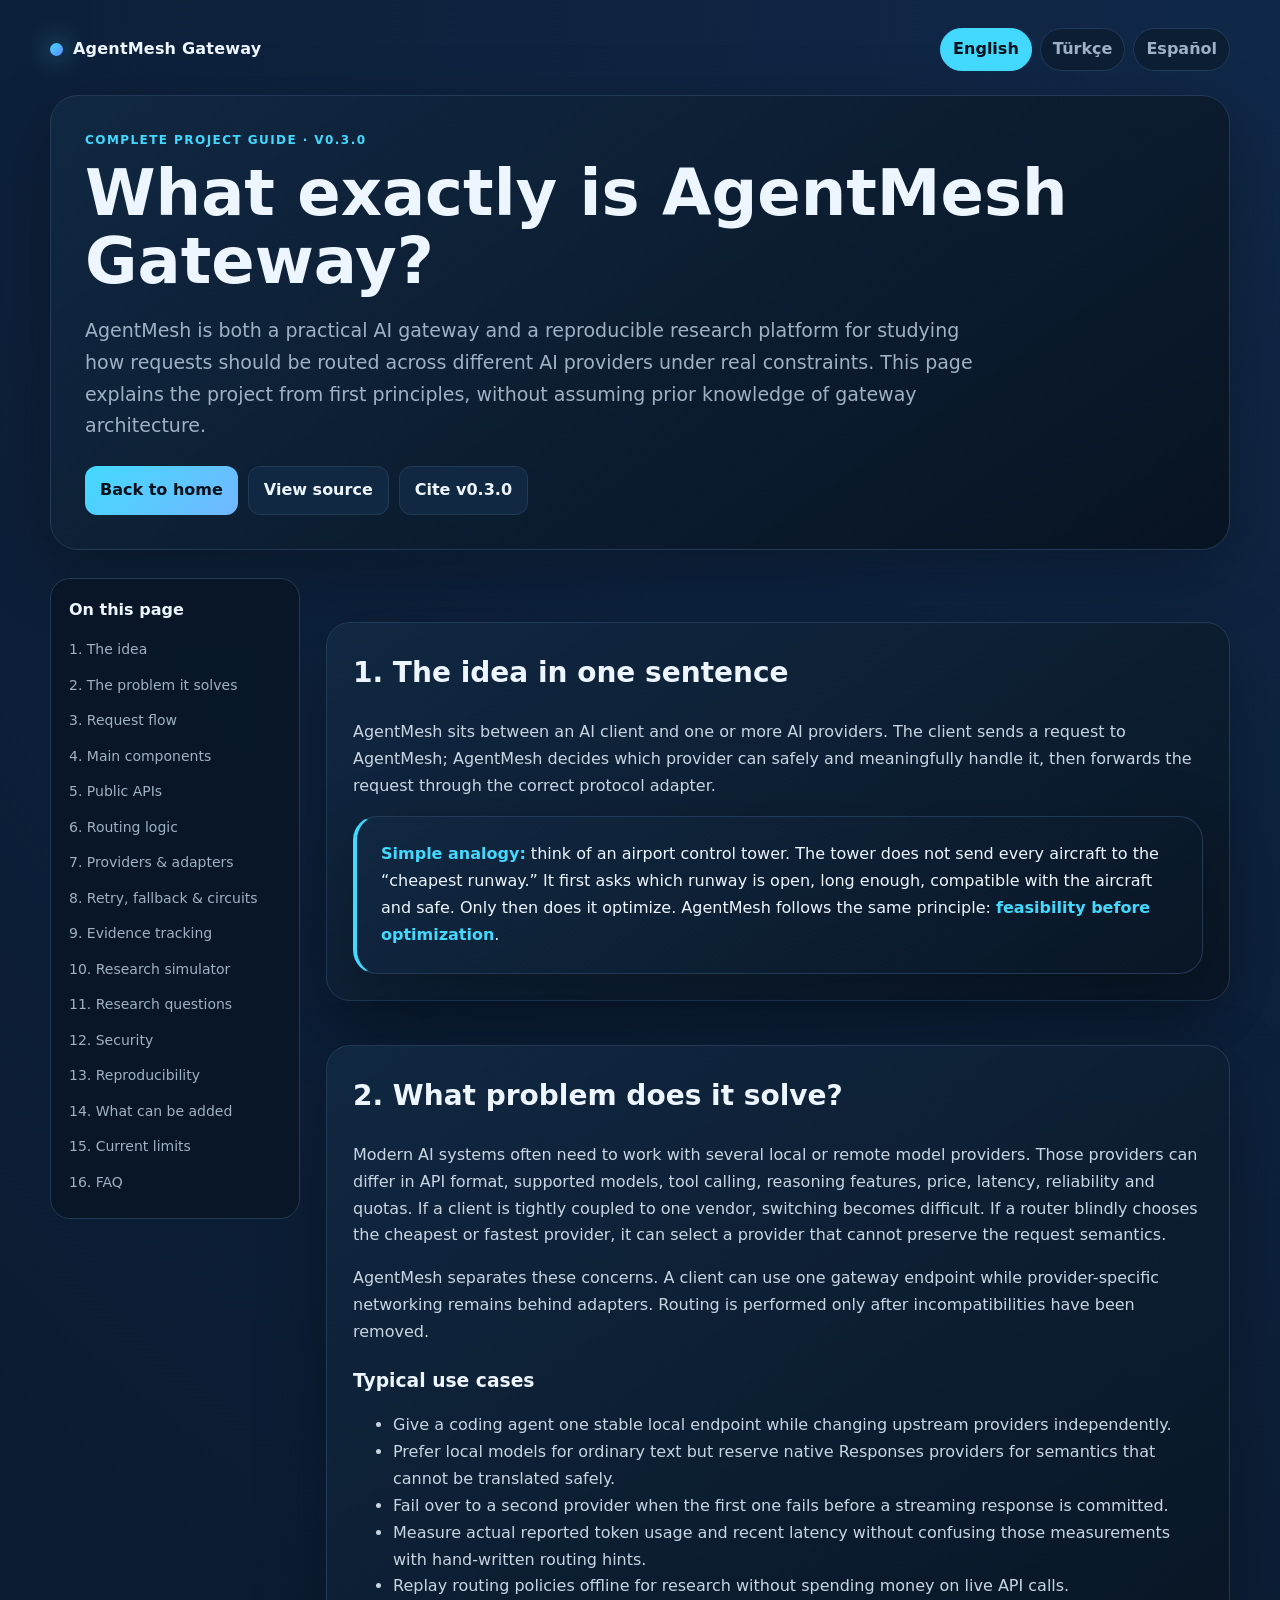
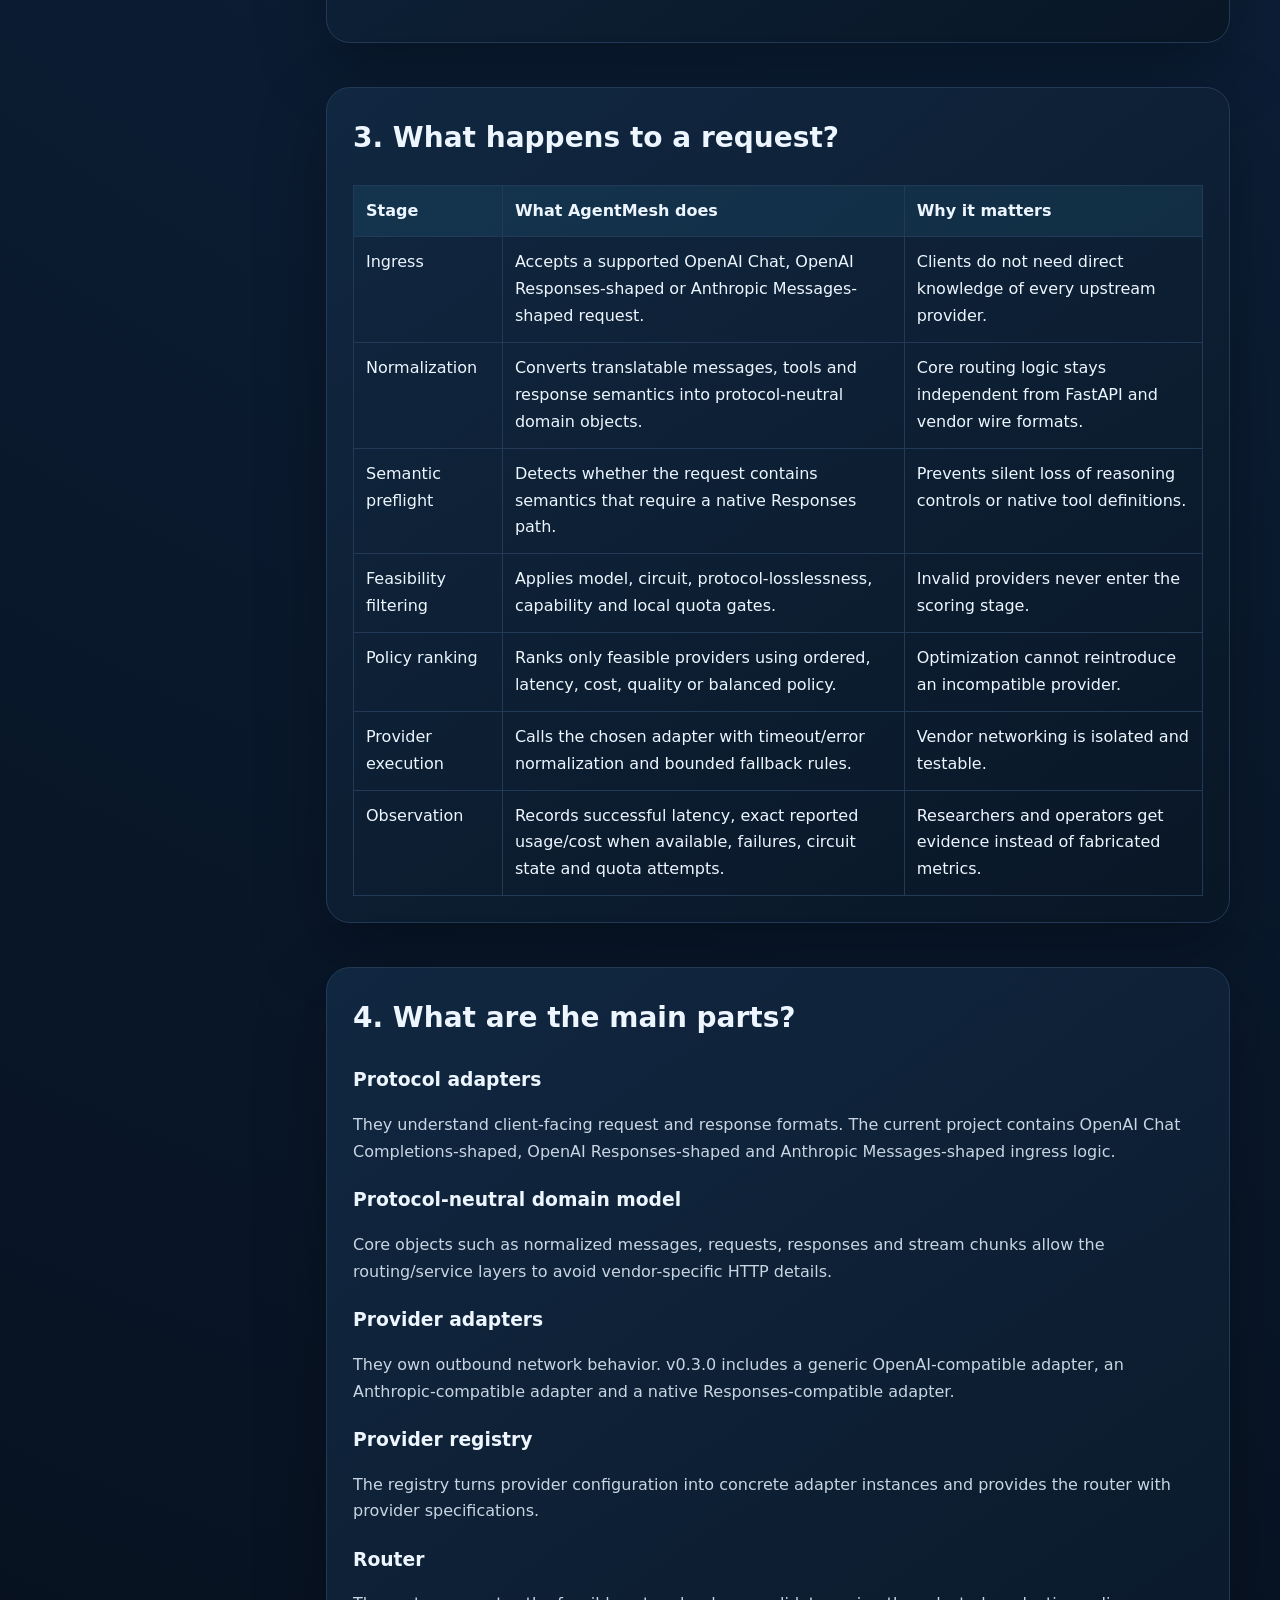
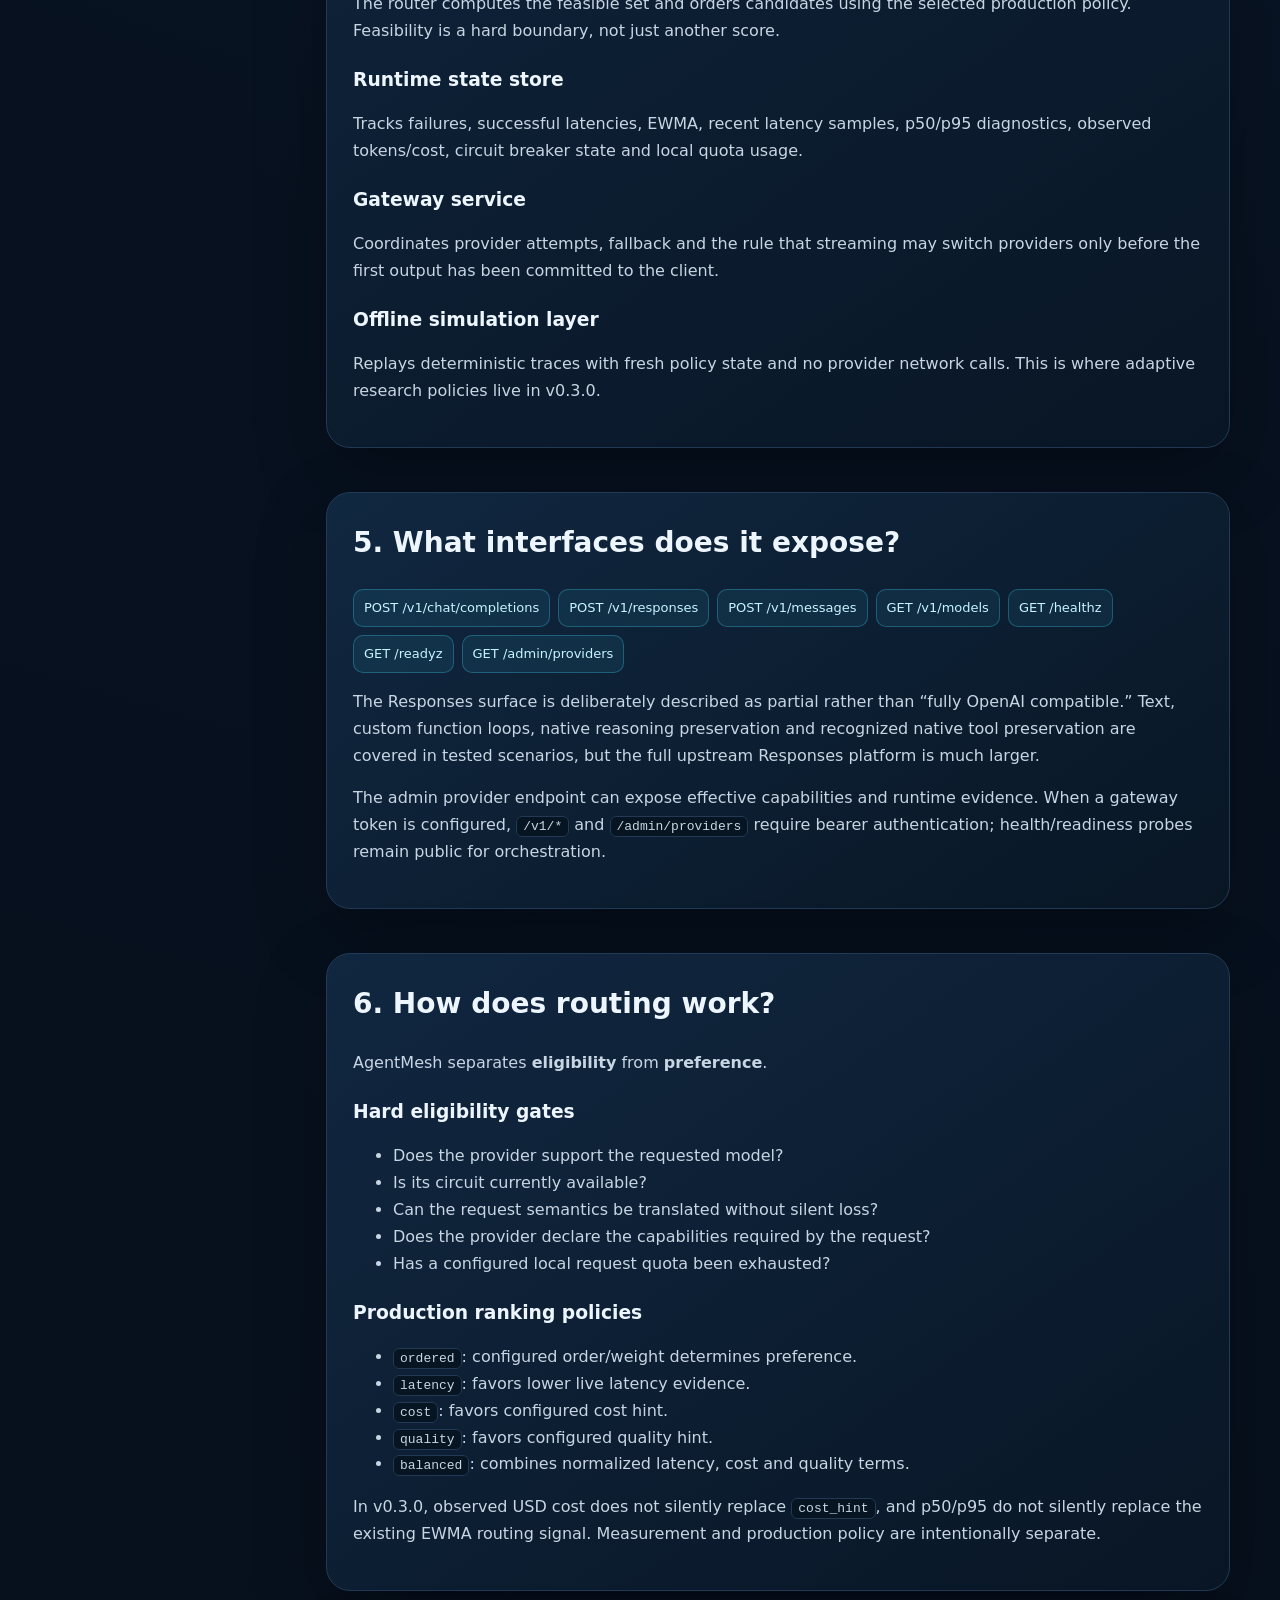
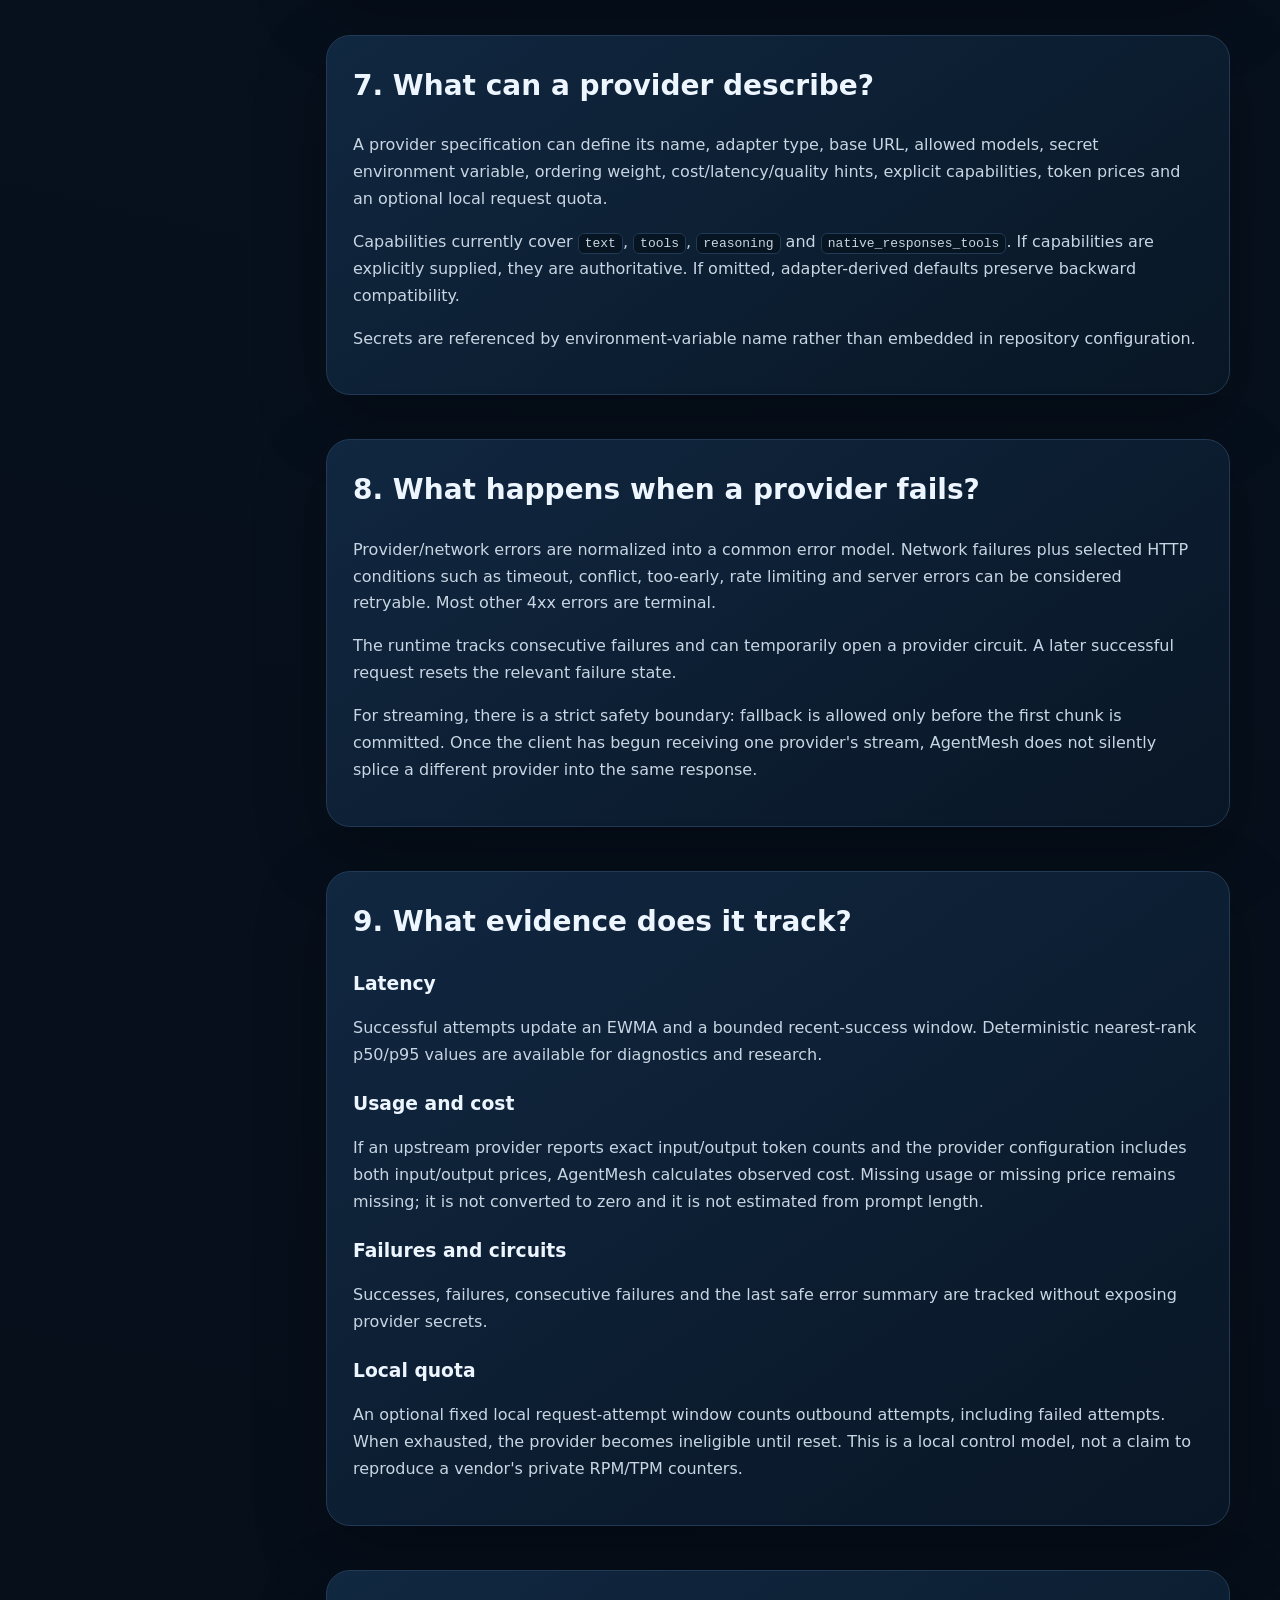
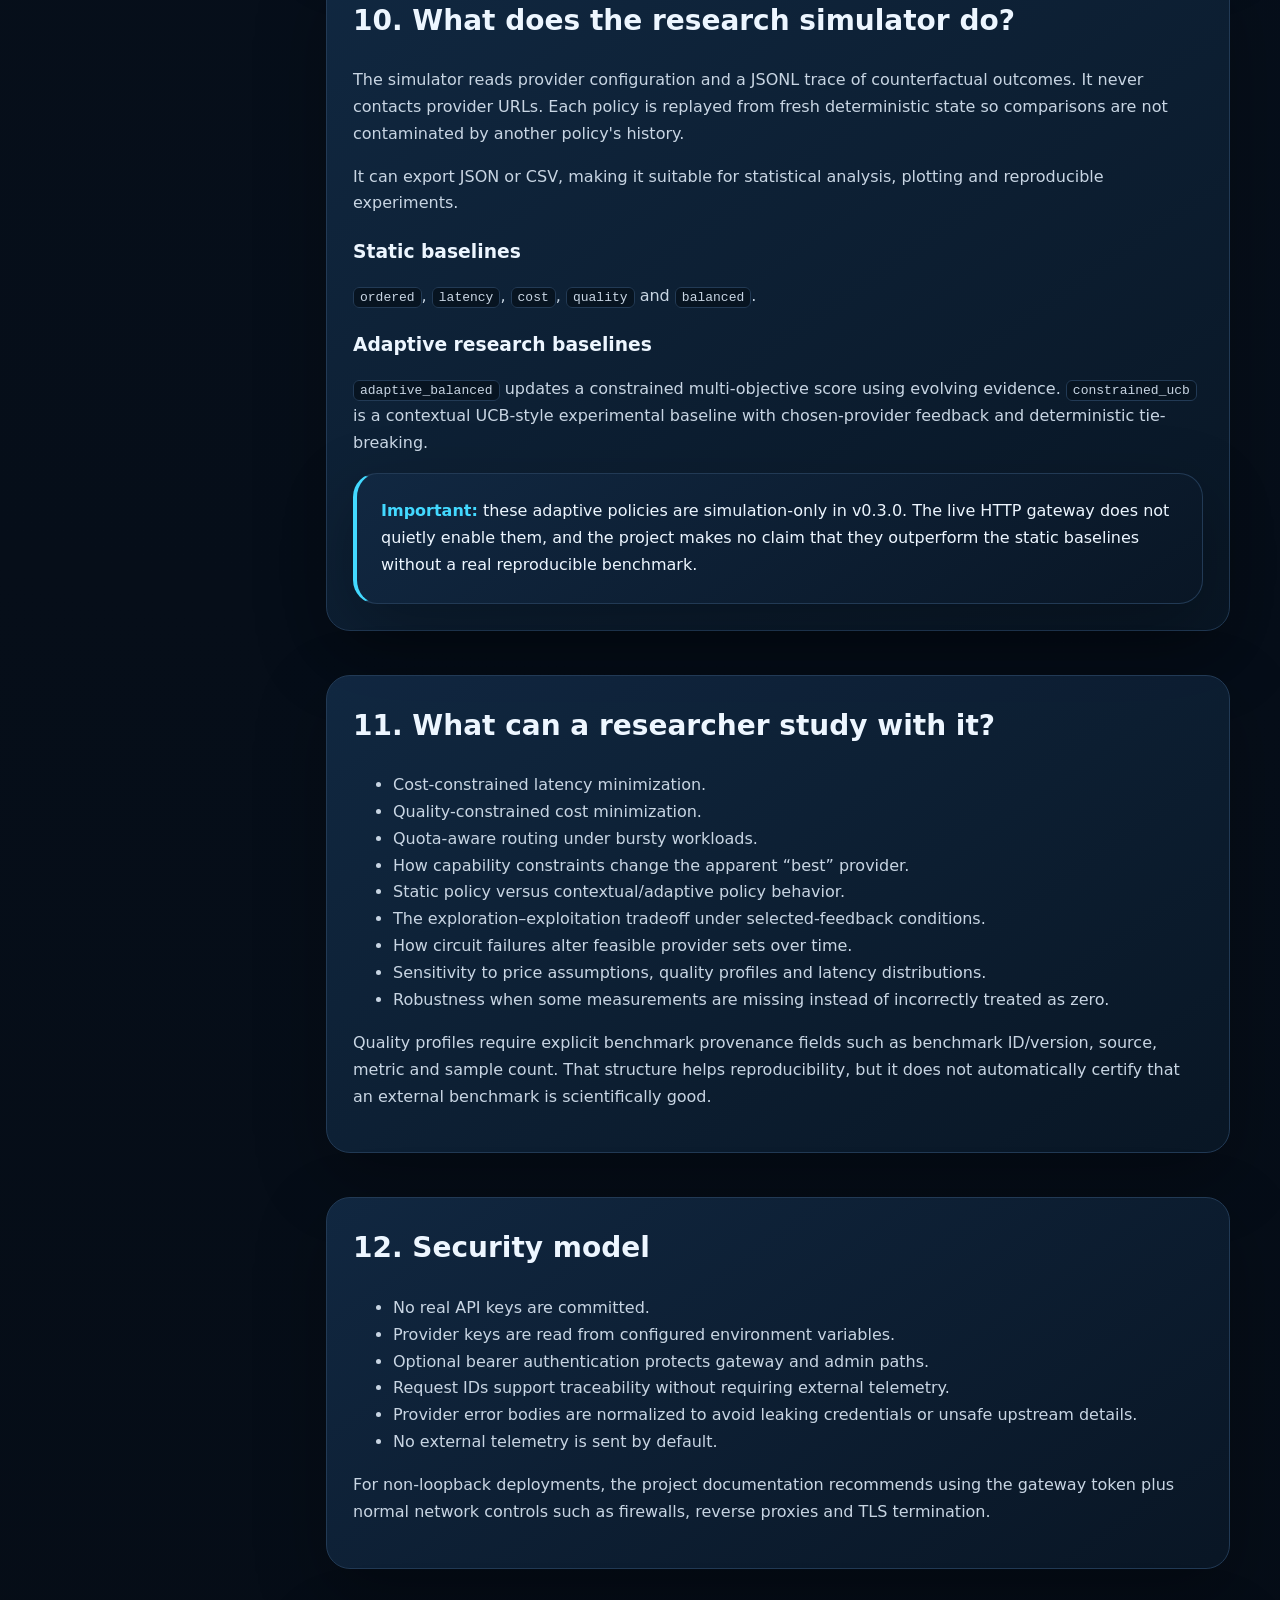
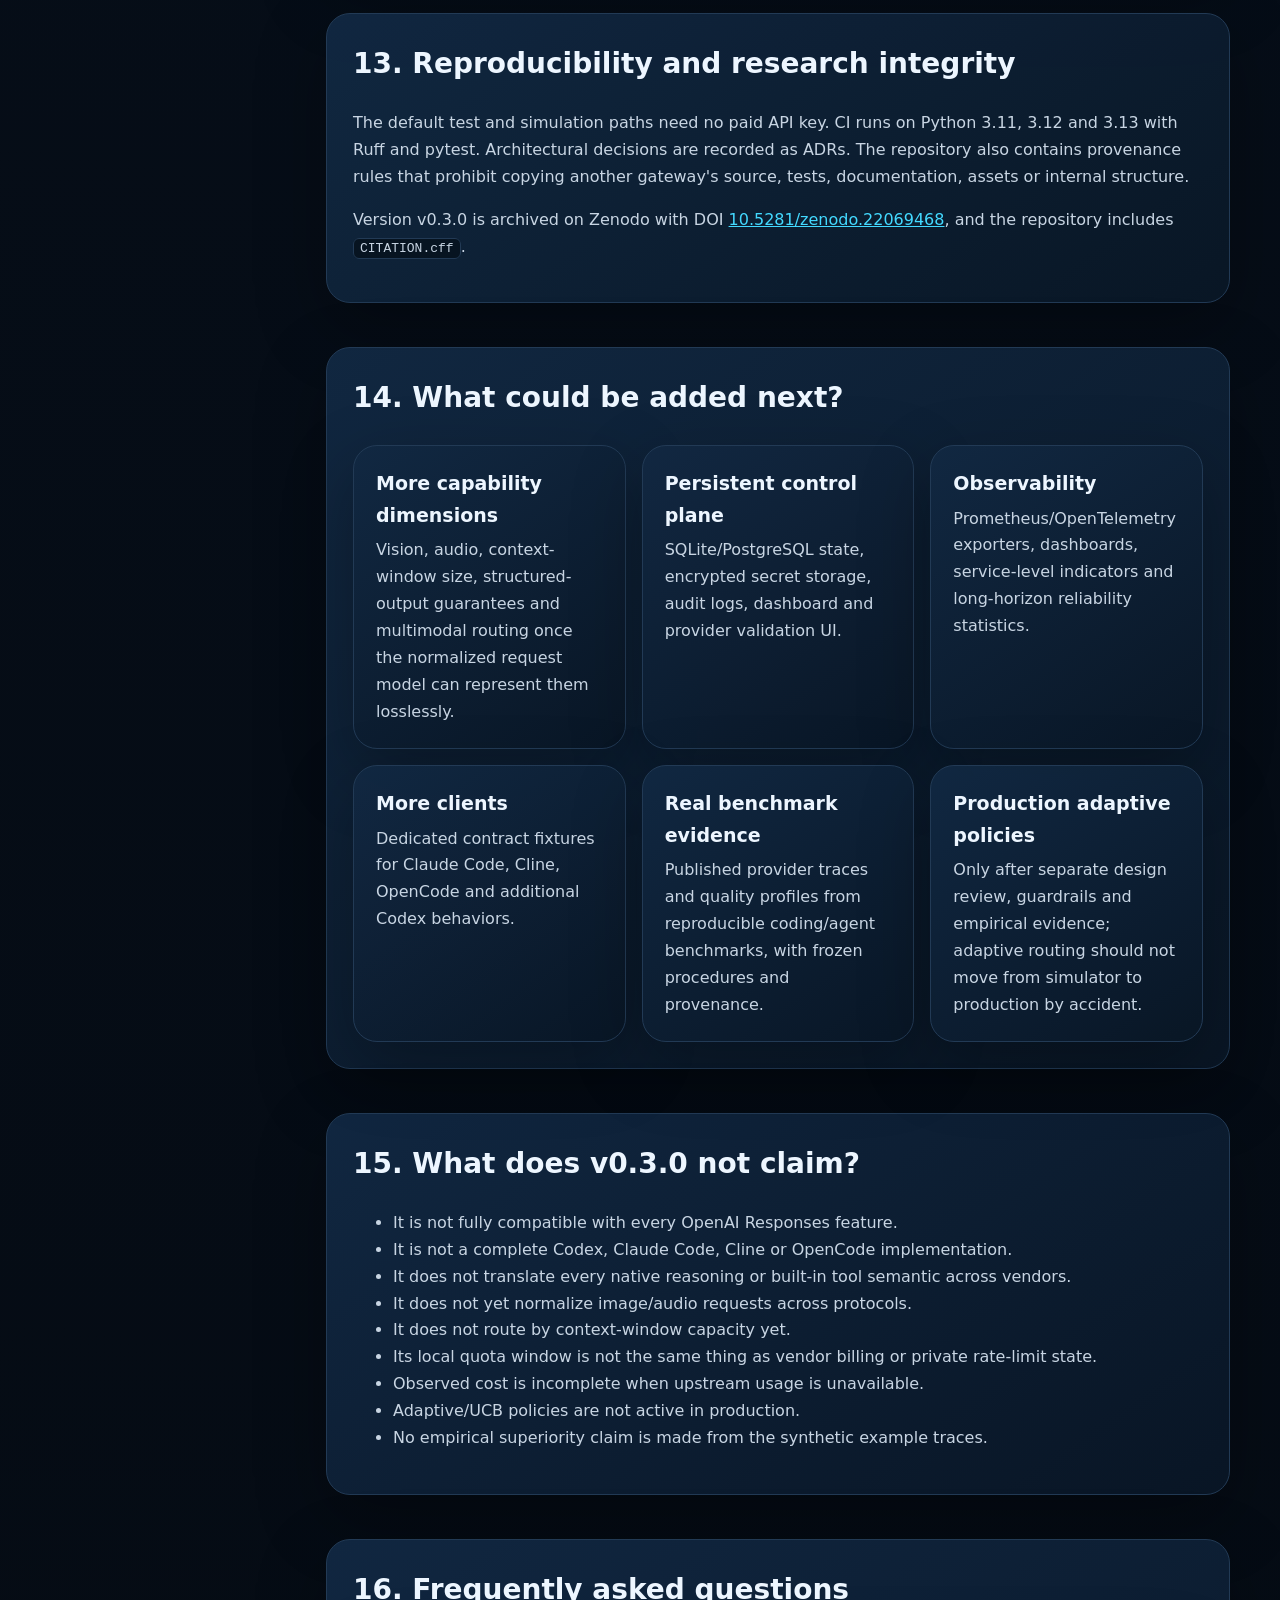
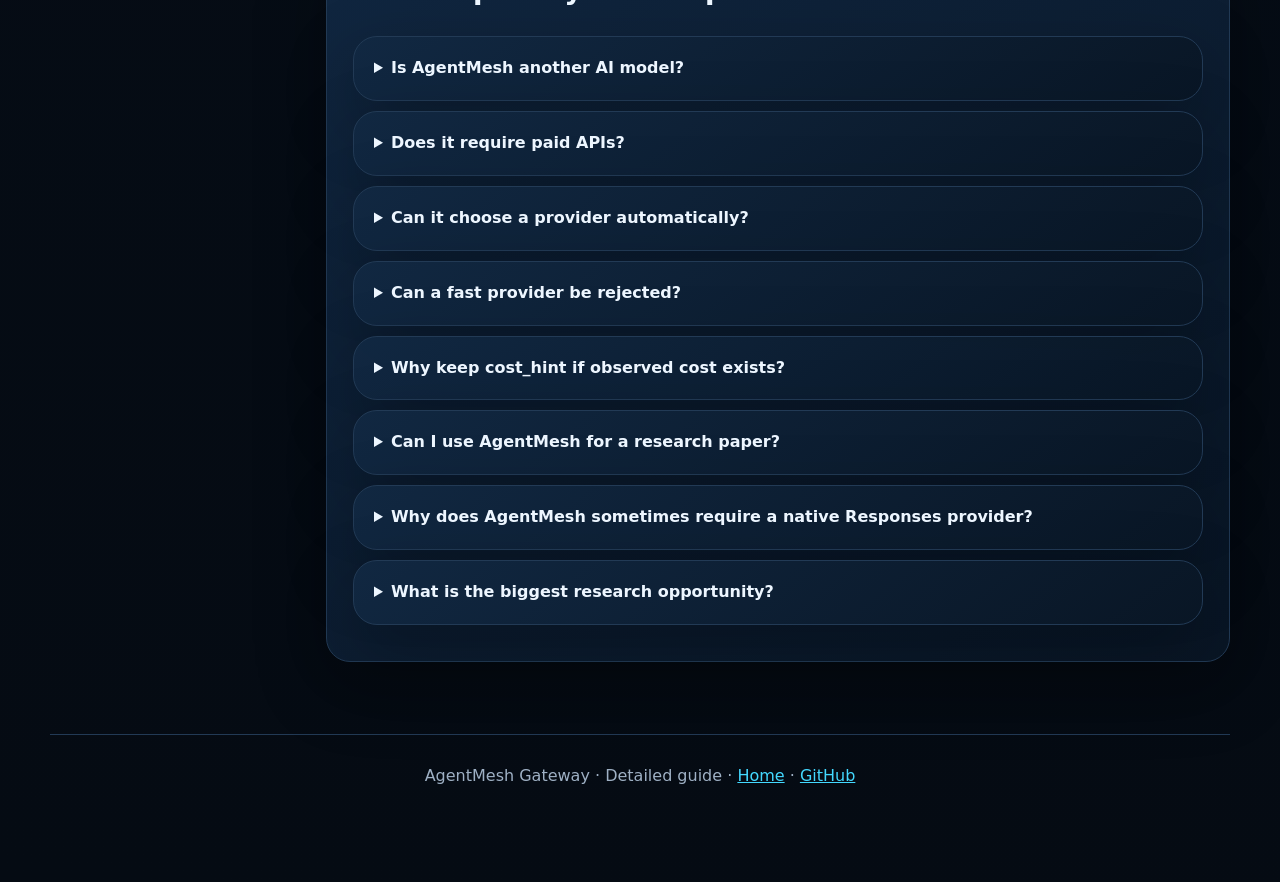
<file: docs/project.html>
<!doctype html><html lang="en"><head><meta charset="utf-8"><meta name="viewport" content="width=device-width,initial-scale=1"><title>How AgentMesh Gateway Works | Complete Project Guide</title><meta name="description" content="A plain-language but technically precise guide to AgentMesh Gateway: architecture, APIs, routing, provider adapters, research simulation, evidence tracking, limitations and future extensions."><meta name="author" content="Faramarz Kowsari"><link rel="canonical" href="https://faramarzkowsari.github.io/agentmesh-gateway/project.html"><link rel="alternate" hreflang="en" href="https://faramarzkowsari.github.io/agentmesh-gateway/project.html"><link rel="alternate" hreflang="tr" href="https://faramarzkowsari.github.io/agentmesh-gateway/tr/project.html"><link rel="alternate" hreflang="es" href="https://faramarzkowsari.github.io/agentmesh-gateway/es/project.html"><link rel="stylesheet" href="assets/site.css"></head><body><main class="wrap"><div class="topbar"><a class="brand" href="./" style="text-decoration:none;color:inherit"><span class="brand-dot"></span>AgentMesh Gateway</a><nav class="lang"><a class="active" href="project.html">English</a><a href="tr/project.html">Türkçe</a><a href="es/project.html">Español</a></nav></div><header class="doc-header"><div class="eyebrow">Complete project guide · v0.3.0</div><h1>What exactly is AgentMesh Gateway?</h1><p>AgentMesh is both a practical AI gateway and a reproducible research platform for studying how requests should be routed across different AI providers under real constraints. This page explains the project from first principles, without assuming prior knowledge of gateway architecture.</p><div class="actions"><a class="btn primary" href="./">Back to home</a><a class="btn" href="https://github.com/FaramarzKowsari/agentmesh-gateway">View source</a><a class="btn" href="https://doi.org/10.5281/zenodo.22069468">Cite v0.3.0</a></div></header><div class="doc-layout"><aside class="toc"><strong>On this page</strong><a href="#idea">1. The idea</a><a href="#problem">2. The problem it solves</a><a href="#flow">3. Request flow</a><a href="#components">4. Main components</a><a href="#apis">5. Public APIs</a><a href="#routing">6. Routing logic</a><a href="#providers">7. Providers & adapters</a><a href="#fallback">8. Retry, fallback & circuits</a><a href="#evidence">9. Evidence tracking</a><a href="#simulation">10. Research simulator</a><a href="#research">11. Research questions</a><a href="#security">12. Security</a><a href="#repro">13. Reproducibility</a><a href="#extensions">14. What can be added</a><a href="#limits">15. Current limits</a><a href="#faq">16. FAQ</a></aside><div class="doc"><article><section id="idea" class="doc-card"><h2>1. The idea in one sentence</h2><p>AgentMesh sits between an AI client and one or more AI providers. The client sends a request to AgentMesh; AgentMesh decides which provider can safely and meaningfully handle it, then forwards the request through the correct protocol adapter.</p><div class="callout"><strong>Simple analogy:</strong> think of an airport control tower. The tower does not send every aircraft to the “cheapest runway.” It first asks which runway is open, long enough, compatible with the aircraft and safe. Only then does it optimize. AgentMesh follows the same principle: <strong>feasibility before optimization</strong>.</div></section><section id="problem" class="doc-card"><h2>2. What problem does it solve?</h2><p>Modern AI systems often need to work with several local or remote model providers. Those providers can differ in API format, supported models, tool calling, reasoning features, price, latency, reliability and quotas. If a client is tightly coupled to one vendor, switching becomes difficult. If a router blindly chooses the cheapest or fastest provider, it can select a provider that cannot preserve the request semantics.</p><p>AgentMesh separates these concerns. A client can use one gateway endpoint while provider-specific networking remains behind adapters. Routing is performed only after incompatibilities have been removed.</p><h3>Typical use cases</h3><ul><li>Give a coding agent one stable local endpoint while changing upstream providers independently.</li><li>Prefer local models for ordinary text but reserve native Responses providers for semantics that cannot be translated safely.</li><li>Fail over to a second provider when the first one fails before a streaming response is committed.</li><li>Measure actual reported token usage and recent latency without confusing those measurements with hand-written routing hints.</li><li>Replay routing policies offline for research without spending money on live API calls.</li></ul></section><section id="flow" class="doc-card"><h2>3. What happens to a request?</h2><table><tr><th>Stage</th><th>What AgentMesh does</th><th>Why it matters</th></tr><tr><td>Ingress</td><td>Accepts a supported OpenAI Chat, OpenAI Responses-shaped or Anthropic Messages-shaped request.</td><td>Clients do not need direct knowledge of every upstream provider.</td></tr><tr><td>Normalization</td><td>Converts translatable messages, tools and response semantics into protocol-neutral domain objects.</td><td>Core routing logic stays independent from FastAPI and vendor wire formats.</td></tr><tr><td>Semantic preflight</td><td>Detects whether the request contains semantics that require a native Responses path.</td><td>Prevents silent loss of reasoning controls or native tool definitions.</td></tr><tr><td>Feasibility filtering</td><td>Applies model, circuit, protocol-losslessness, capability and local quota gates.</td><td>Invalid providers never enter the scoring stage.</td></tr><tr><td>Policy ranking</td><td>Ranks only feasible providers using ordered, latency, cost, quality or balanced policy.</td><td>Optimization cannot reintroduce an incompatible provider.</td></tr><tr><td>Provider execution</td><td>Calls the chosen adapter with timeout/error normalization and bounded fallback rules.</td><td>Vendor networking is isolated and testable.</td></tr><tr><td>Observation</td><td>Records successful latency, exact reported usage/cost when available, failures, circuit state and quota attempts.</td><td>Researchers and operators get evidence instead of fabricated metrics.</td></tr></table></section><section id="components" class="doc-card"><h2>4. What are the main parts?</h2><h3>Protocol adapters</h3><p>They understand client-facing request and response formats. The current project contains OpenAI Chat Completions-shaped, OpenAI Responses-shaped and Anthropic Messages-shaped ingress logic.</p><h3>Protocol-neutral domain model</h3><p>Core objects such as normalized messages, requests, responses and stream chunks allow the routing/service layers to avoid vendor-specific HTTP details.</p><h3>Provider adapters</h3><p>They own outbound network behavior. v0.3.0 includes a generic OpenAI-compatible adapter, an Anthropic-compatible adapter and a native Responses-compatible adapter.</p><h3>Provider registry</h3><p>The registry turns provider configuration into concrete adapter instances and provides the router with provider specifications.</p><h3>Router</h3><p>The router computes the feasible set and orders candidates using the selected production policy. Feasibility is a hard boundary, not just another score.</p><h3>Runtime state store</h3><p>Tracks failures, successful latencies, EWMA, recent latency samples, p50/p95 diagnostics, observed tokens/cost, circuit breaker state and local quota usage.</p><h3>Gateway service</h3><p>Coordinates provider attempts, fallback and the rule that streaming may switch providers only before the first output has been committed to the client.</p><h3>Offline simulation layer</h3><p>Replays deterministic traces with fresh policy state and no provider network calls. This is where adaptive research policies live in v0.3.0.</p></section><section id="apis" class="doc-card"><h2>5. What interfaces does it expose?</h2><div class="badge-row"><span class="badge">POST /v1/chat/completions</span><span class="badge">POST /v1/responses</span><span class="badge">POST /v1/messages</span><span class="badge">GET /v1/models</span><span class="badge">GET /healthz</span><span class="badge">GET /readyz</span><span class="badge">GET /admin/providers</span></div><p>The Responses surface is deliberately described as partial rather than “fully OpenAI compatible.” Text, custom function loops, native reasoning preservation and recognized native tool preservation are covered in tested scenarios, but the full upstream Responses platform is much larger.</p><p>The admin provider endpoint can expose effective capabilities and runtime evidence. When a gateway token is configured, <code>/v1/*</code> and <code>/admin/providers</code> require bearer authentication; health/readiness probes remain public for orchestration.</p></section><section id="routing" class="doc-card"><h2>6. How does routing work?</h2><p>AgentMesh separates <strong>eligibility</strong> from <strong>preference</strong>.</p><h3>Hard eligibility gates</h3><ul><li>Does the provider support the requested model?</li><li>Is its circuit currently available?</li><li>Can the request semantics be translated without silent loss?</li><li>Does the provider declare the capabilities required by the request?</li><li>Has a configured local request quota been exhausted?</li></ul><h3>Production ranking policies</h3><ul><li><code>ordered</code>: configured order/weight determines preference.</li><li><code>latency</code>: favors lower live latency evidence.</li><li><code>cost</code>: favors configured cost hint.</li><li><code>quality</code>: favors configured quality hint.</li><li><code>balanced</code>: combines normalized latency, cost and quality terms.</li></ul><p>In v0.3.0, observed USD cost does not silently replace <code>cost_hint</code>, and p50/p95 do not silently replace the existing EWMA routing signal. Measurement and production policy are intentionally separate.</p></section><section id="providers" class="doc-card"><h2>7. What can a provider describe?</h2><p>A provider specification can define its name, adapter type, base URL, allowed models, secret environment variable, ordering weight, cost/latency/quality hints, explicit capabilities, token prices and an optional local request quota.</p><p>Capabilities currently cover <code>text</code>, <code>tools</code>, <code>reasoning</code> and <code>native_responses_tools</code>. If capabilities are explicitly supplied, they are authoritative. If omitted, adapter-derived defaults preserve backward compatibility.</p><p>Secrets are referenced by environment-variable name rather than embedded in repository configuration.</p></section><section id="fallback" class="doc-card"><h2>8. What happens when a provider fails?</h2><p>Provider/network errors are normalized into a common error model. Network failures plus selected HTTP conditions such as timeout, conflict, too-early, rate limiting and server errors can be considered retryable. Most other 4xx errors are terminal.</p><p>The runtime tracks consecutive failures and can temporarily open a provider circuit. A later successful request resets the relevant failure state.</p><p>For streaming, there is a strict safety boundary: fallback is allowed only before the first chunk is committed. Once the client has begun receiving one provider's stream, AgentMesh does not silently splice a different provider into the same response.</p></section><section id="evidence" class="doc-card"><h2>9. What evidence does it track?</h2><h3>Latency</h3><p>Successful attempts update an EWMA and a bounded recent-success window. Deterministic nearest-rank p50/p95 values are available for diagnostics and research.</p><h3>Usage and cost</h3><p>If an upstream provider reports exact input/output token counts and the provider configuration includes both input/output prices, AgentMesh calculates observed cost. Missing usage or missing price remains missing; it is not converted to zero and it is not estimated from prompt length.</p><h3>Failures and circuits</h3><p>Successes, failures, consecutive failures and the last safe error summary are tracked without exposing provider secrets.</p><h3>Local quota</h3><p>An optional fixed local request-attempt window counts outbound attempts, including failed attempts. When exhausted, the provider becomes ineligible until reset. This is a local control model, not a claim to reproduce a vendor's private RPM/TPM counters.</p></section><section id="simulation" class="doc-card"><h2>10. What does the research simulator do?</h2><p>The simulator reads provider configuration and a JSONL trace of counterfactual outcomes. It never contacts provider URLs. Each policy is replayed from fresh deterministic state so comparisons are not contaminated by another policy's history.</p><p>It can export JSON or CSV, making it suitable for statistical analysis, plotting and reproducible experiments.</p><h3>Static baselines</h3><p><code>ordered</code>, <code>latency</code>, <code>cost</code>, <code>quality</code> and <code>balanced</code>.</p><h3>Adaptive research baselines</h3><p><code>adaptive_balanced</code> updates a constrained multi-objective score using evolving evidence. <code>constrained_ucb</code> is a contextual UCB-style experimental baseline with chosen-provider feedback and deterministic tie-breaking.</p><div class="callout"><strong>Important:</strong> these adaptive policies are simulation-only in v0.3.0. The live HTTP gateway does not quietly enable them, and the project makes no claim that they outperform the static baselines without a real reproducible benchmark.</div></section><section id="research" class="doc-card"><h2>11. What can a researcher study with it?</h2><ul><li>Cost-constrained latency minimization.</li><li>Quality-constrained cost minimization.</li><li>Quota-aware routing under bursty workloads.</li><li>How capability constraints change the apparent “best” provider.</li><li>Static policy versus contextual/adaptive policy behavior.</li><li>The exploration–exploitation tradeoff under selected-feedback conditions.</li><li>How circuit failures alter feasible provider sets over time.</li><li>Sensitivity to price assumptions, quality profiles and latency distributions.</li><li>Robustness when some measurements are missing instead of incorrectly treated as zero.</li></ul><p>Quality profiles require explicit benchmark provenance fields such as benchmark ID/version, source, metric and sample count. That structure helps reproducibility, but it does not automatically certify that an external benchmark is scientifically good.</p></section><section id="security" class="doc-card"><h2>12. Security model</h2><ul><li>No real API keys are committed.</li><li>Provider keys are read from configured environment variables.</li><li>Optional bearer authentication protects gateway and admin paths.</li><li>Request IDs support traceability without requiring external telemetry.</li><li>Provider error bodies are normalized to avoid leaking credentials or unsafe upstream details.</li><li>No external telemetry is sent by default.</li></ul><p>For non-loopback deployments, the project documentation recommends using the gateway token plus normal network controls such as firewalls, reverse proxies and TLS termination.</p></section><section id="repro" class="doc-card"><h2>13. Reproducibility and research integrity</h2><p>The default test and simulation paths need no paid API key. CI runs on Python 3.11, 3.12 and 3.13 with Ruff and pytest. Architectural decisions are recorded as ADRs. The repository also contains provenance rules that prohibit copying another gateway's source, tests, documentation, assets or internal structure.</p><p>Version v0.3.0 is archived on Zenodo with DOI <a href="https://doi.org/10.5281/zenodo.22069468">10.5281/zenodo.22069468</a>, and the repository includes <code>CITATION.cff</code>.</p></section><section id="extensions" class="doc-card"><h2>14. What could be added next?</h2><div class="grid"><div class="card"><h3>More capability dimensions</h3><p>Vision, audio, context-window size, structured-output guarantees and multimodal routing once the normalized request model can represent them losslessly.</p></div><div class="card"><h3>Persistent control plane</h3><p>SQLite/PostgreSQL state, encrypted secret storage, audit logs, dashboard and provider validation UI.</p></div><div class="card"><h3>Observability</h3><p>Prometheus/OpenTelemetry exporters, dashboards, service-level indicators and long-horizon reliability statistics.</p></div><div class="card"><h3>More clients</h3><p>Dedicated contract fixtures for Claude Code, Cline, OpenCode and additional Codex behaviors.</p></div><div class="card"><h3>Real benchmark evidence</h3><p>Published provider traces and quality profiles from reproducible coding/agent benchmarks, with frozen procedures and provenance.</p></div><div class="card"><h3>Production adaptive policies</h3><p>Only after separate design review, guardrails and empirical evidence; adaptive routing should not move from simulator to production by accident.</p></div></div></section><section id="limits" class="doc-card"><h2>15. What does v0.3.0 not claim?</h2><ul><li>It is not fully compatible with every OpenAI Responses feature.</li><li>It is not a complete Codex, Claude Code, Cline or OpenCode implementation.</li><li>It does not translate every native reasoning or built-in tool semantic across vendors.</li><li>It does not yet normalize image/audio requests across protocols.</li><li>It does not route by context-window capacity yet.</li><li>Its local quota window is not the same thing as vendor billing or private rate-limit state.</li><li>Observed cost is incomplete when upstream usage is unavailable.</li><li>Adaptive/UCB policies are not active in production.</li><li>No empirical superiority claim is made from the synthetic example traces.</li></ul></section><section id="faq" class="doc-card faq"><h2>16. Frequently asked questions</h2><details><summary>Is AgentMesh another AI model?</summary><p>No. It is infrastructure between clients and models/providers. It does not train a foundation model.</p></details><details><summary>Does it require paid APIs?</summary><p>No for the default development, testing and simulator path. The default provider points to a local OpenAI-compatible Ollama endpoint. You may configure paid remote providers if you choose.</p></details><details><summary>Can it choose a provider automatically?</summary><p>Yes. Production policies rank eligible providers. The key design rule is that policy ranking happens after hard feasibility filtering.</p></details><details><summary>Can a fast provider be rejected?</summary><p>Yes. If it lacks the required model/capability, has an open circuit, cannot preserve required protocol semantics or has exhausted a configured local quota, it is removed before ranking.</p></details><details><summary>Why keep cost_hint if observed cost exists?</summary><p>Because they answer different questions. cost_hint is a configured production preference. Observed cost is measurement evidence. v0.3.0 intentionally does not change live policy just because measurement instrumentation was added.</p></details><details><summary>Can I use AgentMesh for a research paper?</summary><p>Yes as research software and an experimental substrate, provided you define a reproducible dataset/trace, benchmark procedure and analysis plan. The repository itself does not supply evidence that one adaptive policy is superior.</p></details><details><summary>Why does AgentMesh sometimes require a native Responses provider?</summary><p>Some semantics cannot be faithfully flattened into Chat Completions or Anthropic Messages. AgentMesh prefers explicit failure or native preservation over silently discarding meaning.</p></details><details><summary>What is the biggest research opportunity?</summary><p>Building a real, versioned benchmark of coding-agent requests and provider outcomes, then testing constrained routing policies under frozen evaluation rules would turn the current research substrate into a stronger empirical study.</p></details></section></article></div></div><footer class="footer">AgentMesh Gateway · Detailed guide · <a href="./">Home</a> · <a href="https://github.com/FaramarzKowsari/agentmesh-gateway">GitHub</a></footer></main></body></html>
</file>
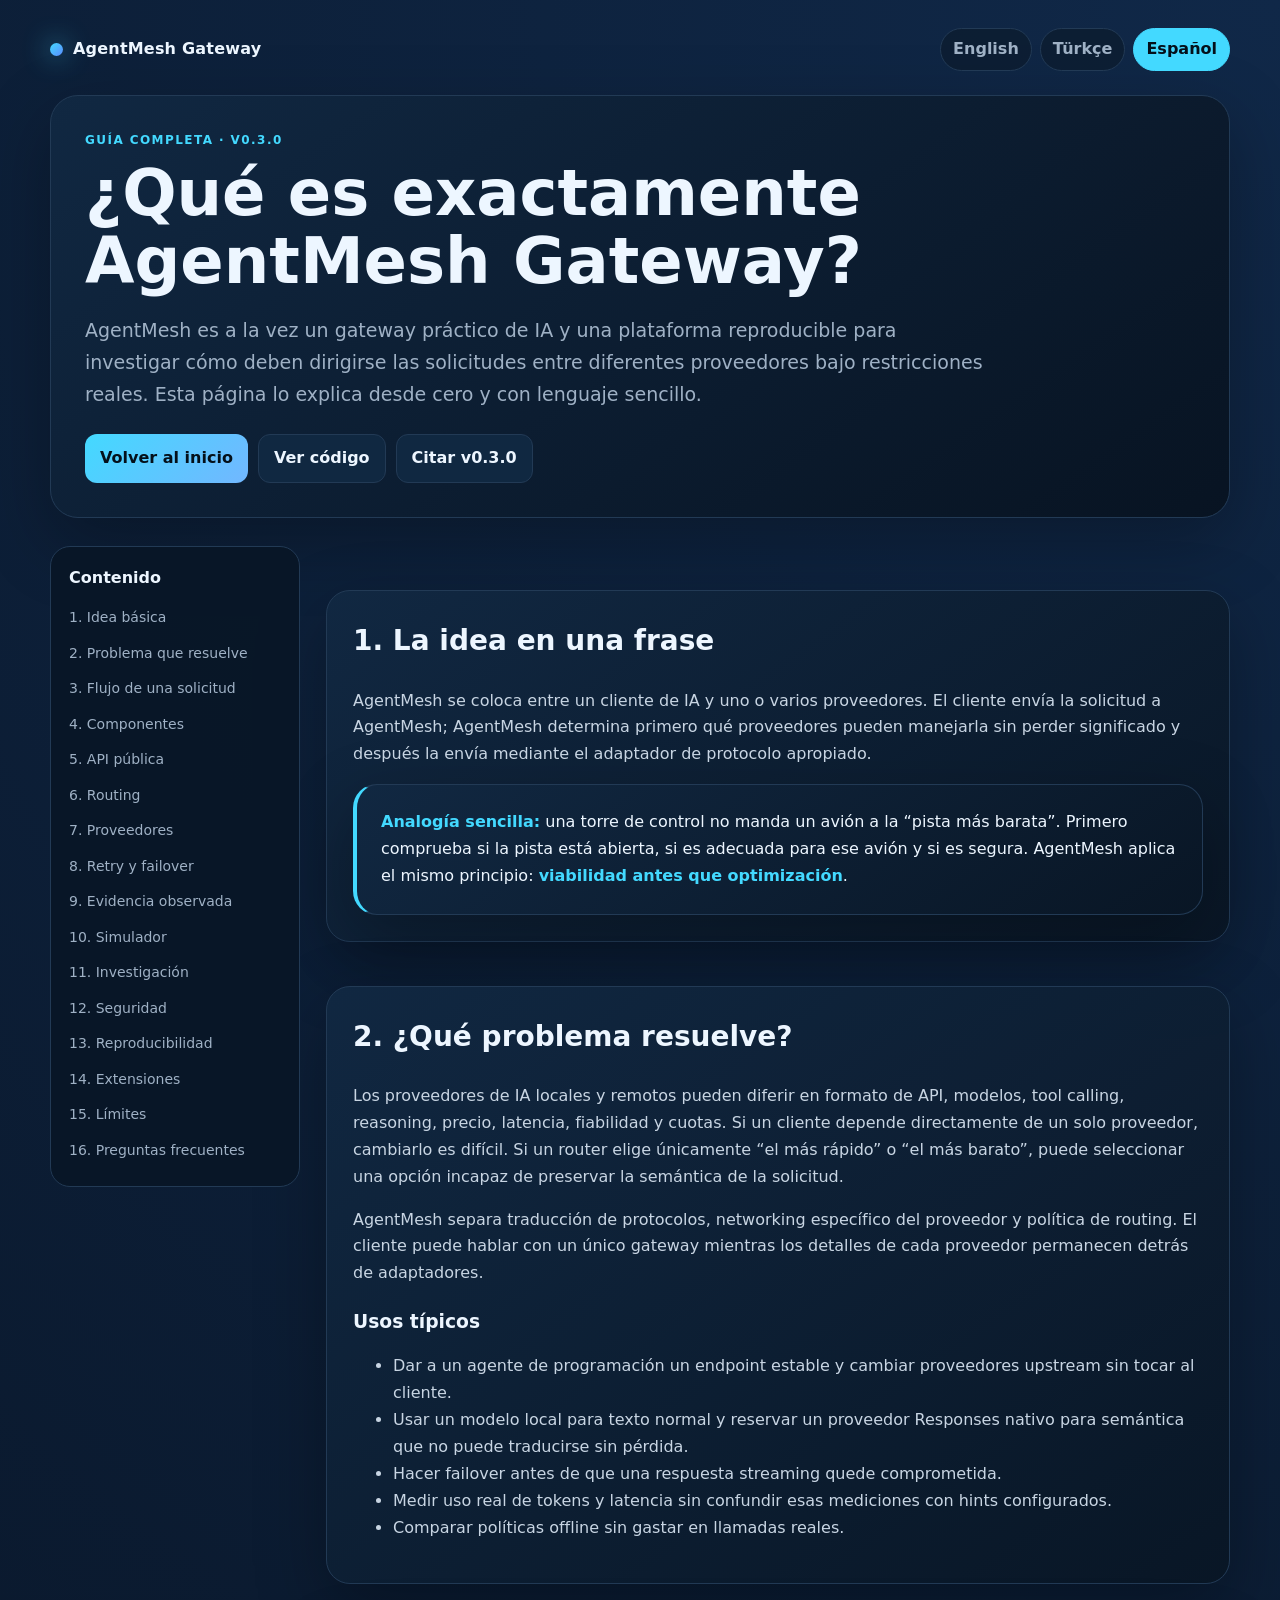
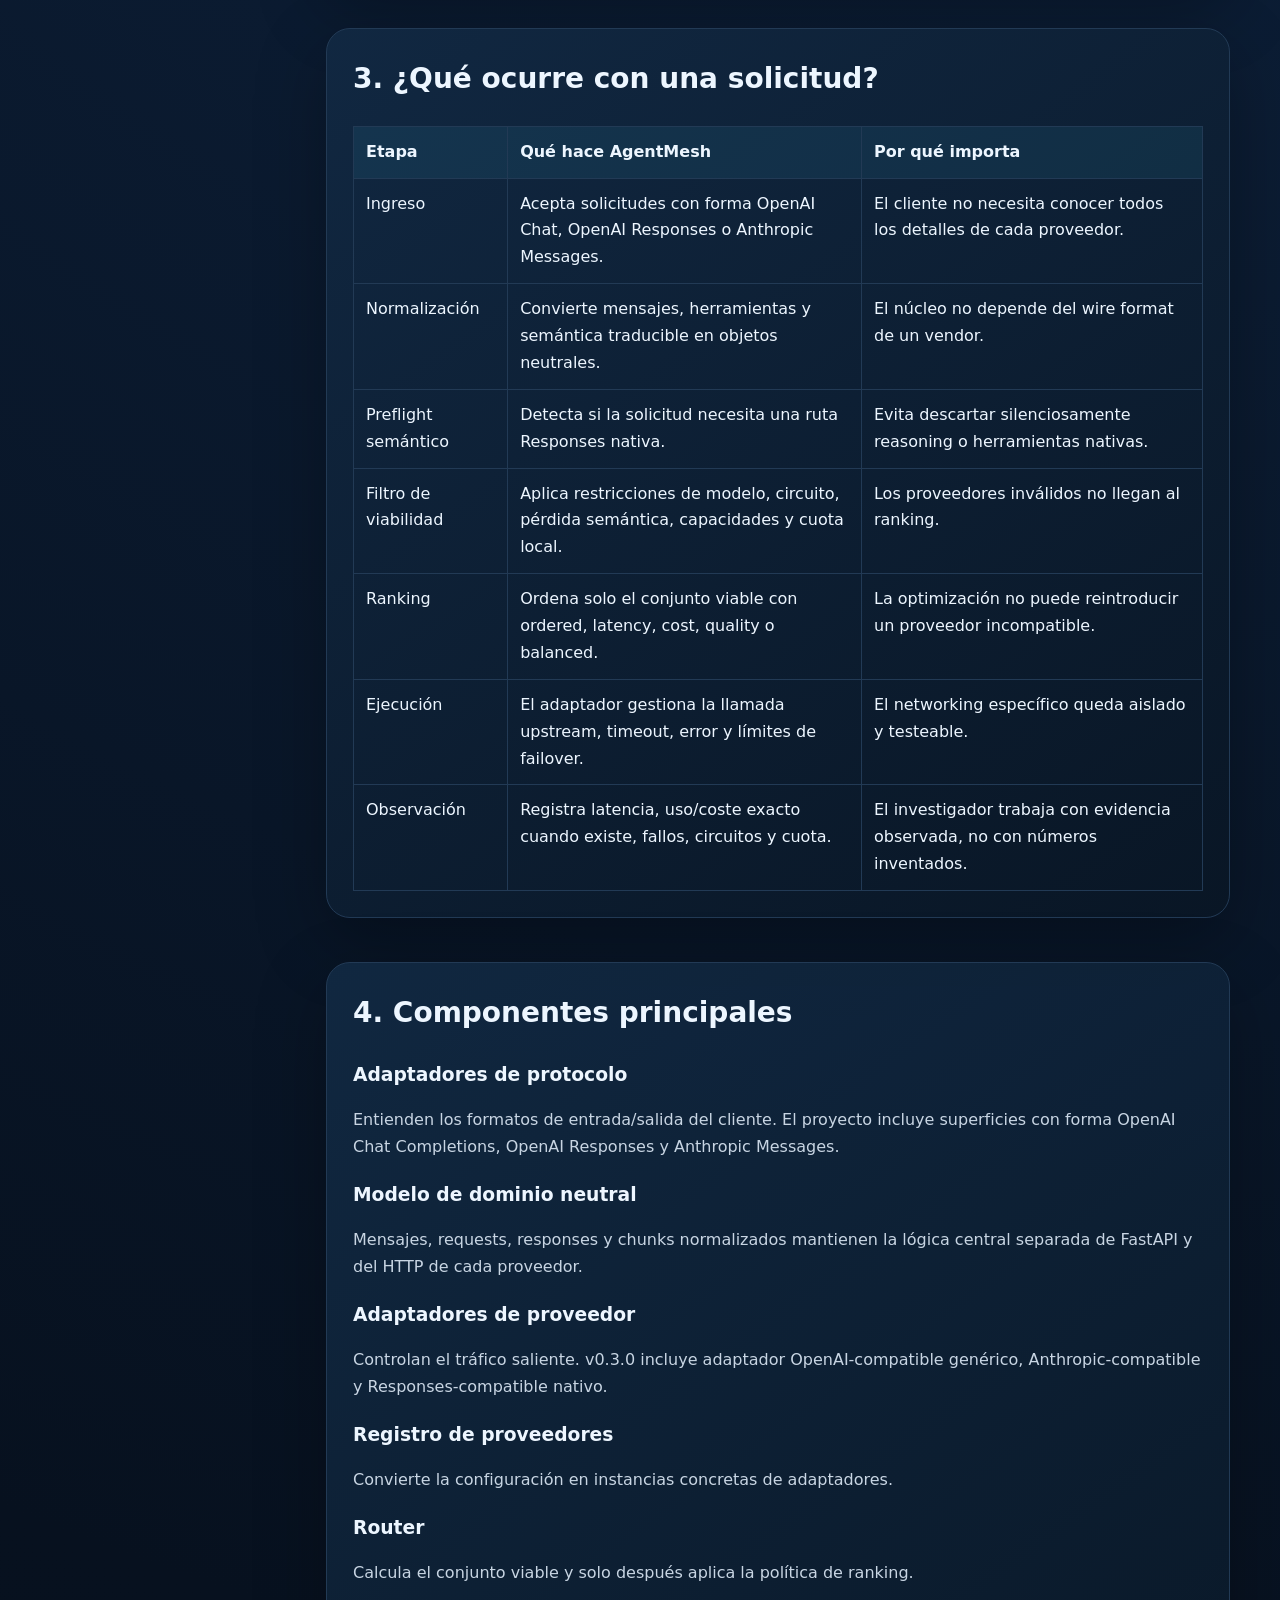
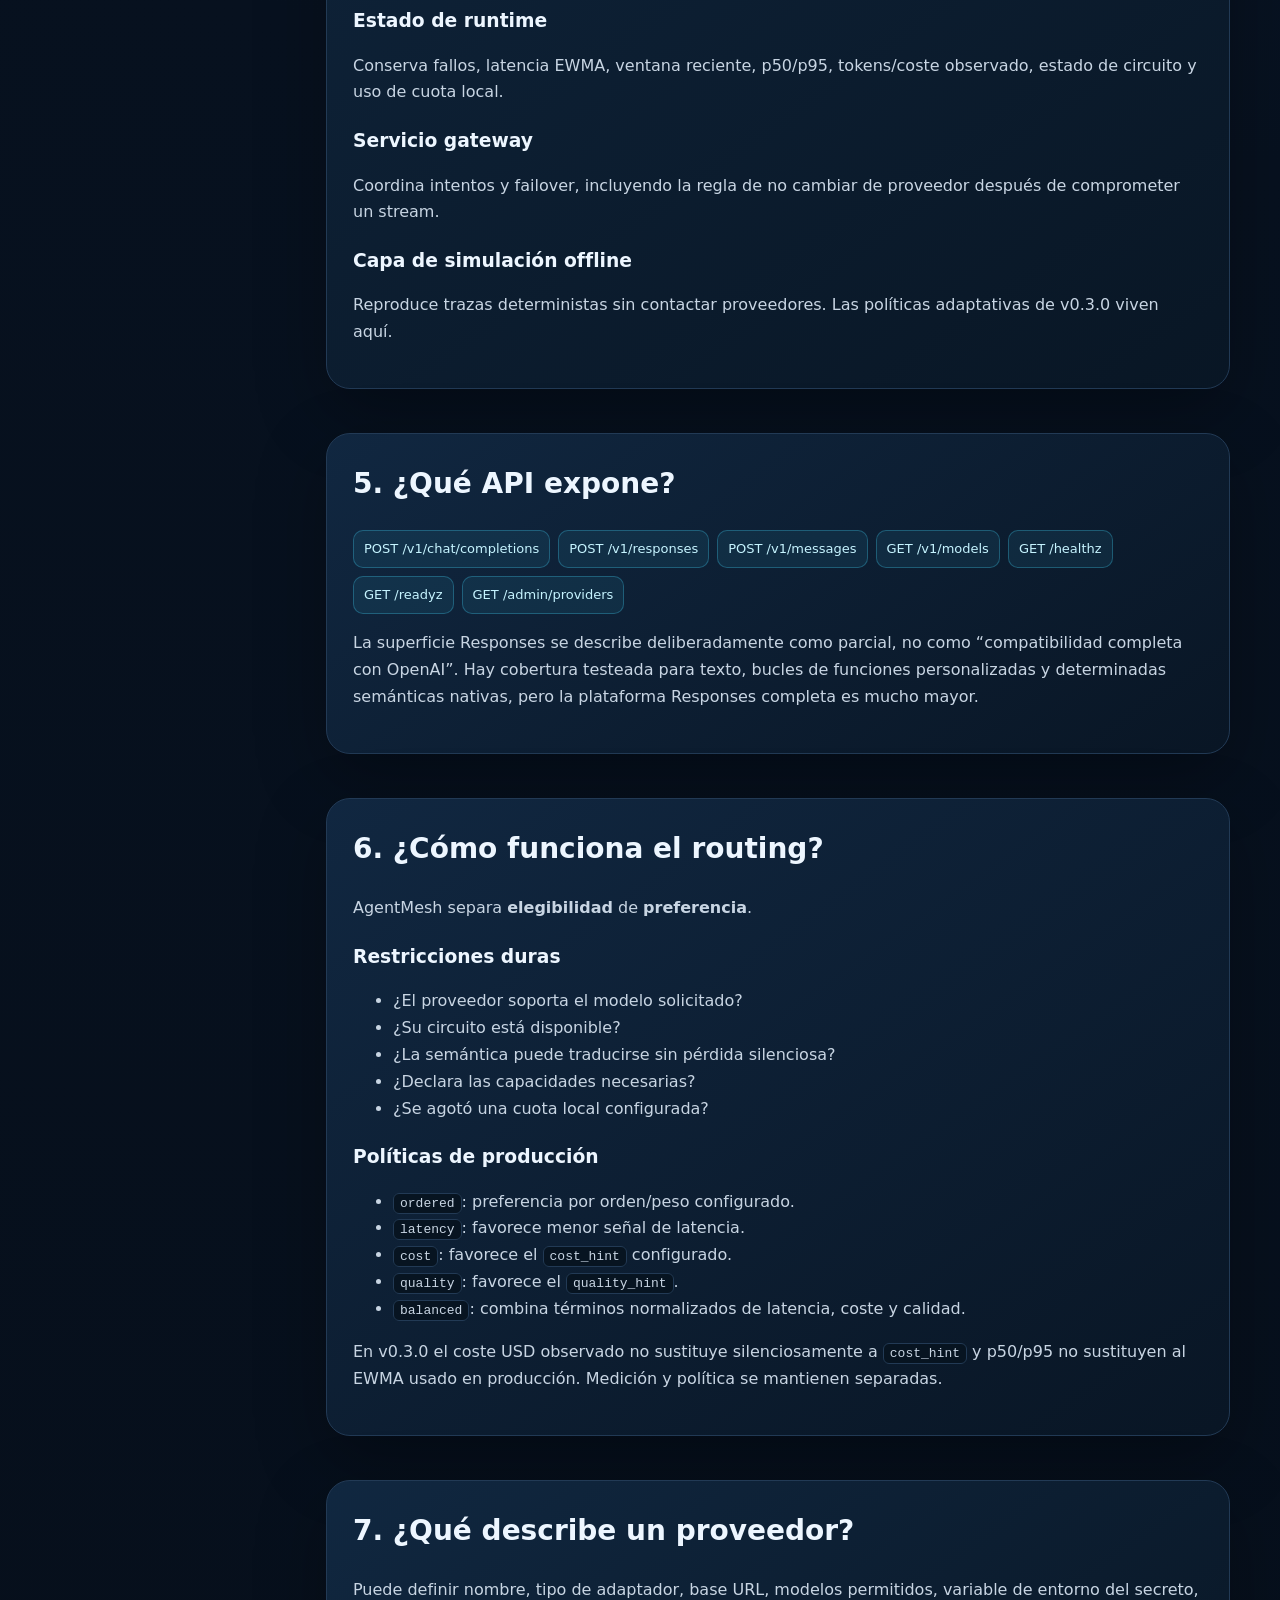
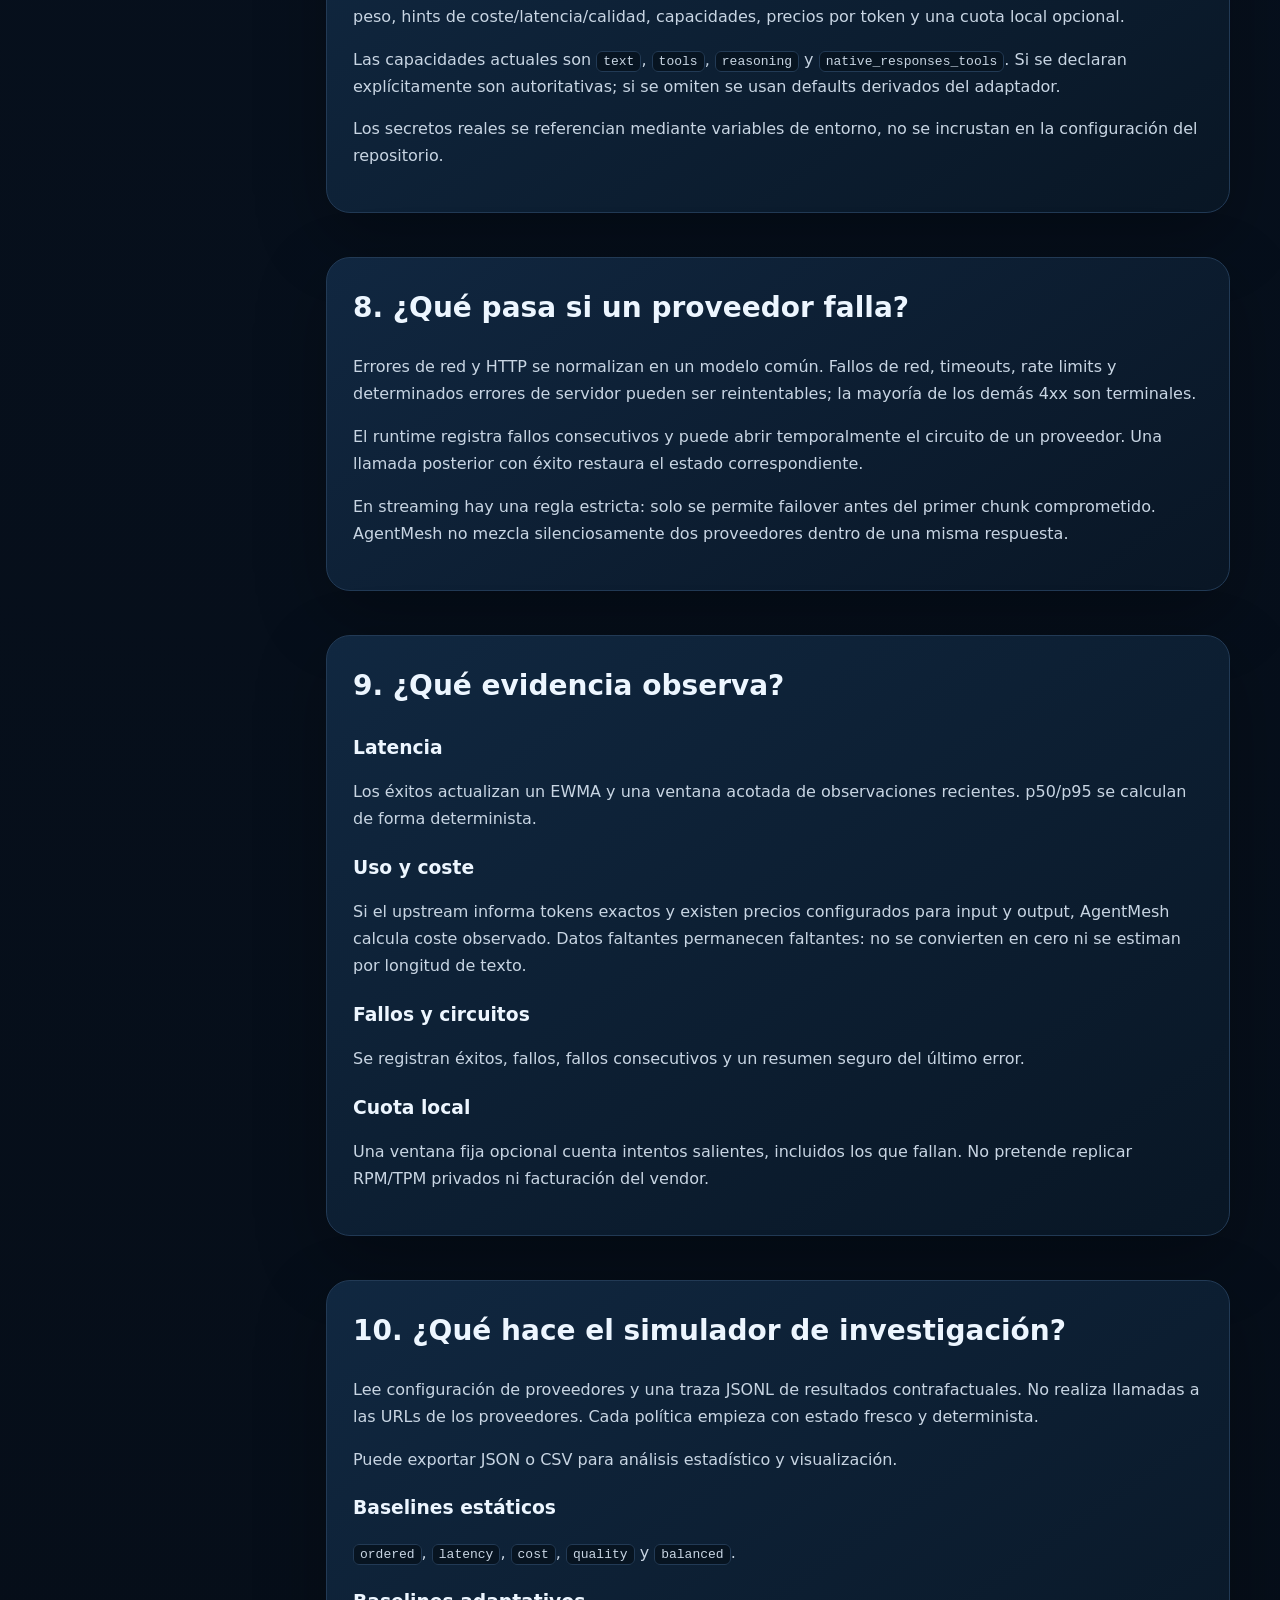
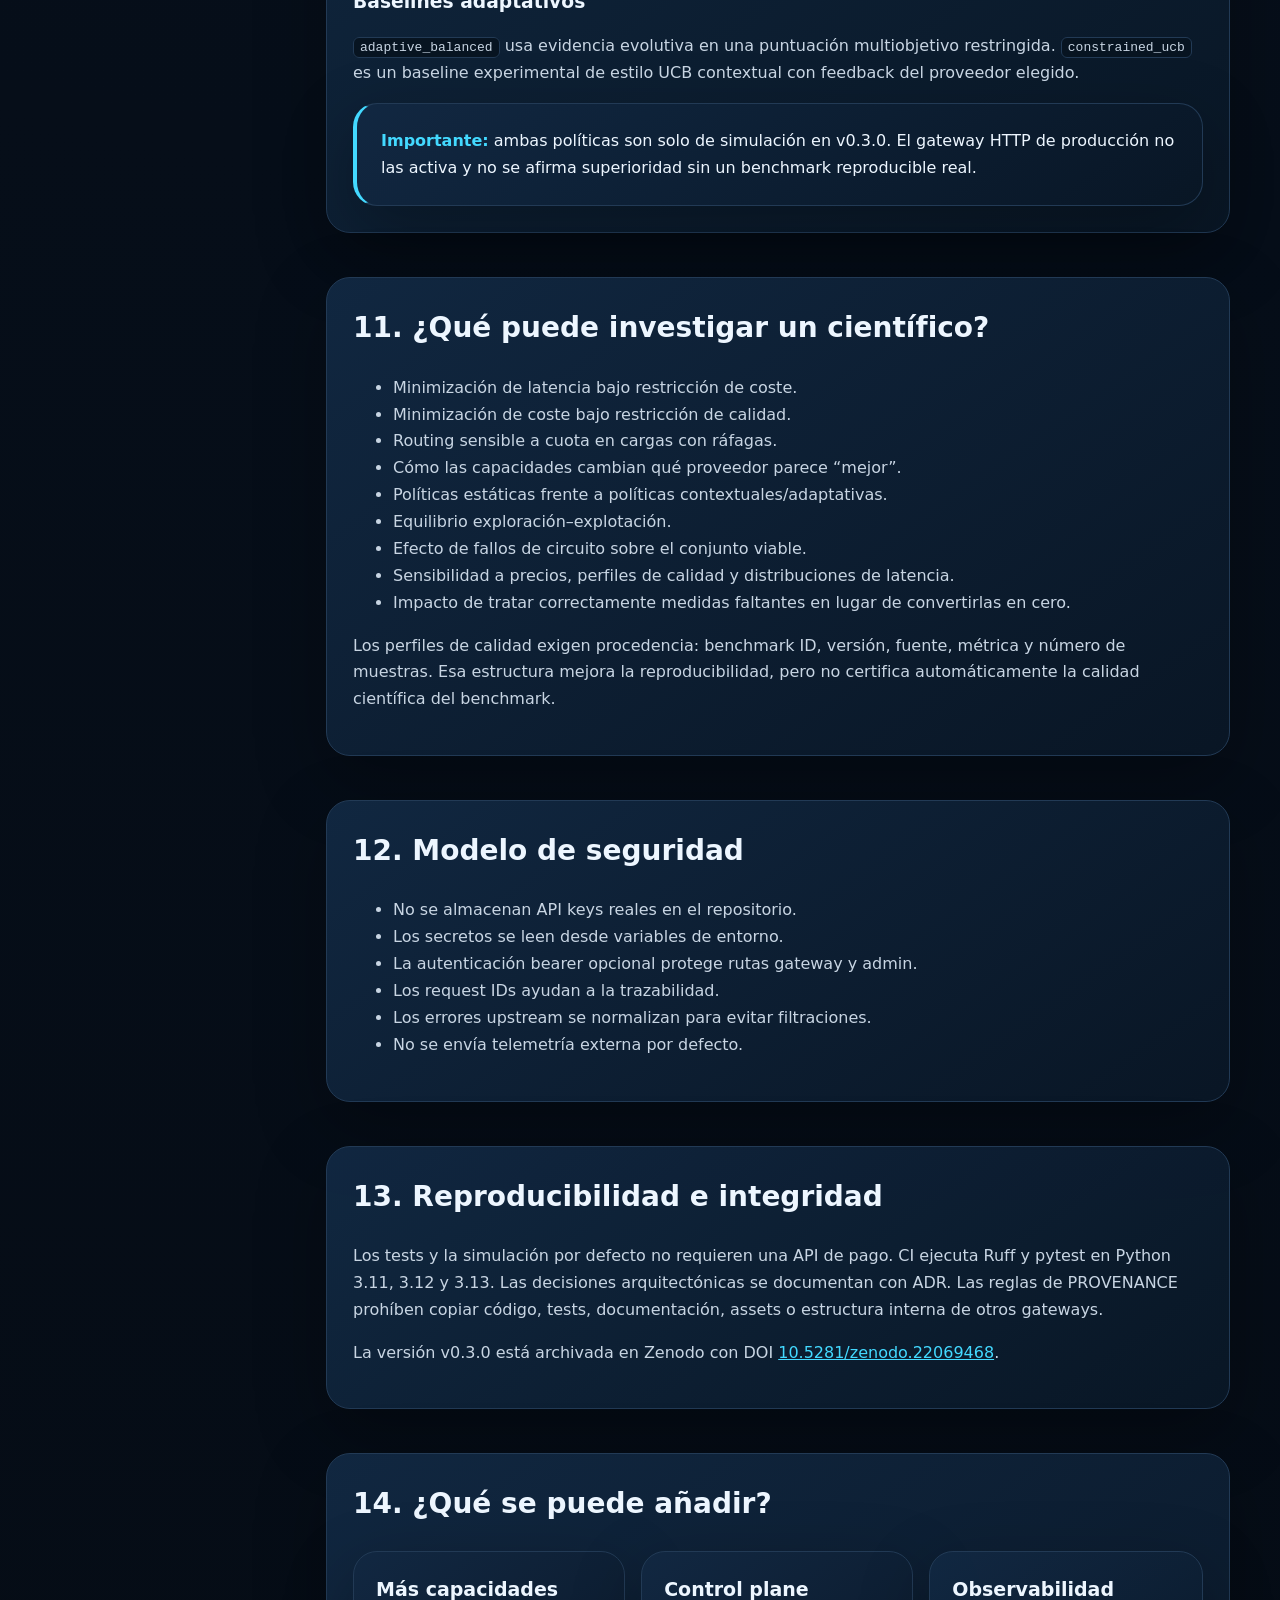
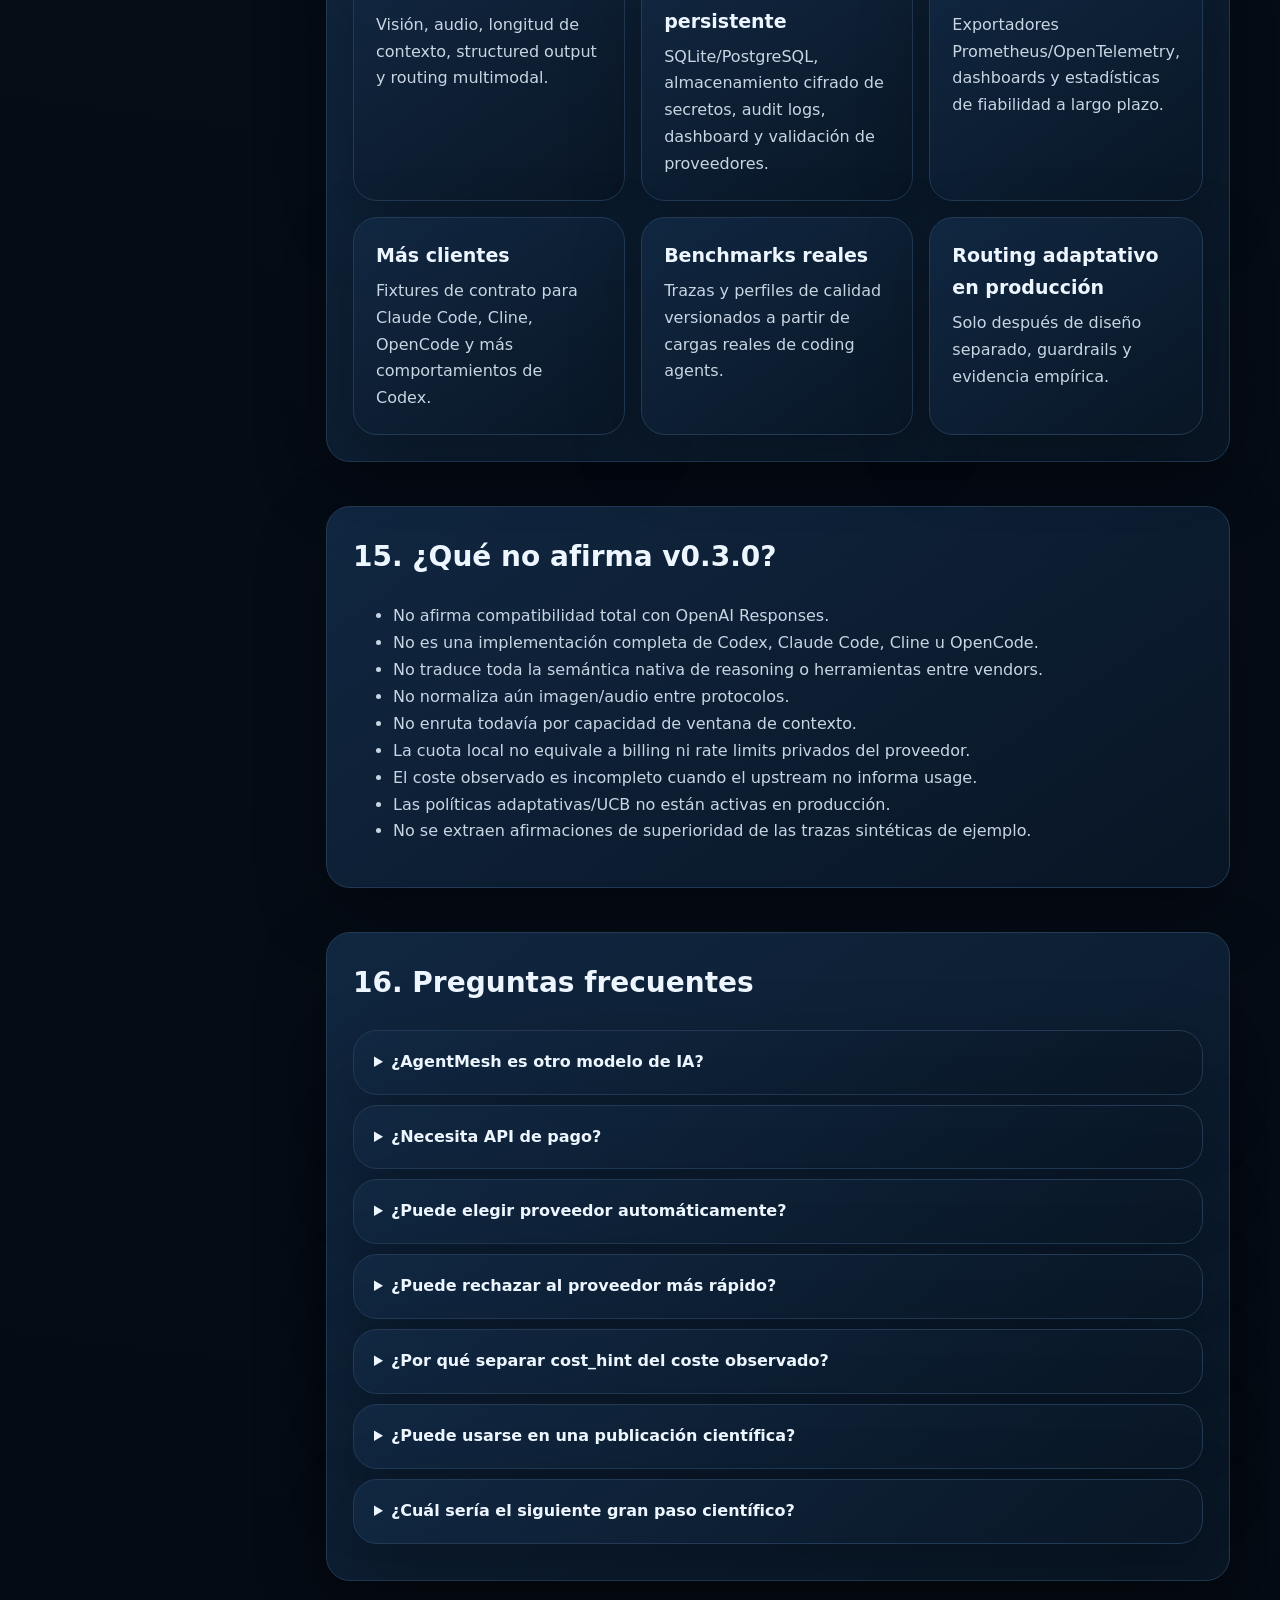
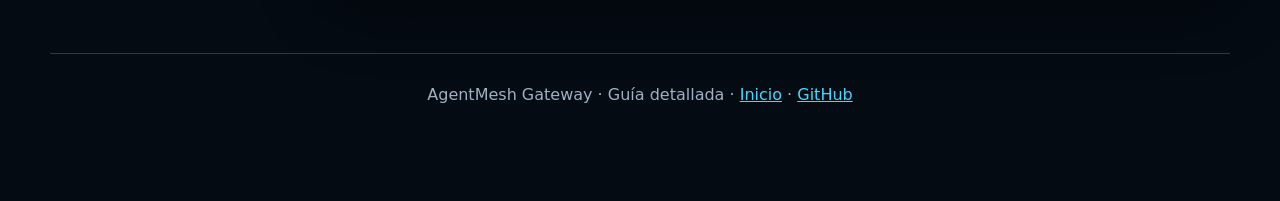
<file: docs/es/project.html>
<!doctype html><html lang="es"><head><meta charset="utf-8"><meta name="viewport" content="width=device-width,initial-scale=1"><title>Cómo funciona AgentMesh Gateway | Guía completa del proyecto</title><meta name="description" content="Guía clara y técnicamente precisa sobre AgentMesh Gateway: arquitectura, API, lógica de routing, adaptadores, simulación de investigación, métricas, límites y extensiones futuras."><meta name="author" content="Faramarz Kowsari"><link rel="canonical" href="https://faramarzkowsari.github.io/agentmesh-gateway/es/project.html"><link rel="alternate" hreflang="en" href="https://faramarzkowsari.github.io/agentmesh-gateway/project.html"><link rel="alternate" hreflang="tr" href="https://faramarzkowsari.github.io/agentmesh-gateway/tr/project.html"><link rel="alternate" hreflang="es" href="https://faramarzkowsari.github.io/agentmesh-gateway/es/project.html"><link rel="stylesheet" href="../assets/site.css"></head><body><main class="wrap"><div class="topbar"><a class="brand" href="./" style="text-decoration:none;color:inherit"><span class="brand-dot"></span>AgentMesh Gateway</a><nav class="lang"><a href="../project.html">English</a><a href="../tr/project.html">Türkçe</a><a class="active" href="project.html">Español</a></nav></div><header class="doc-header"><div class="eyebrow">Guía completa · v0.3.0</div><h1>¿Qué es exactamente AgentMesh Gateway?</h1><p>AgentMesh es a la vez un gateway práctico de IA y una plataforma reproducible para investigar cómo deben dirigirse las solicitudes entre diferentes proveedores bajo restricciones reales. Esta página lo explica desde cero y con lenguaje sencillo.</p><div class="actions"><a class="btn primary" href="./">Volver al inicio</a><a class="btn" href="https://github.com/FaramarzKowsari/agentmesh-gateway">Ver código</a><a class="btn" href="https://doi.org/10.5281/zenodo.22069468">Citar v0.3.0</a></div></header><div class="doc-layout"><aside class="toc"><strong>Contenido</strong><a href="#idea">1. Idea básica</a><a href="#problem">2. Problema que resuelve</a><a href="#flow">3. Flujo de una solicitud</a><a href="#components">4. Componentes</a><a href="#apis">5. API pública</a><a href="#routing">6. Routing</a><a href="#providers">7. Proveedores</a><a href="#fallback">8. Retry y failover</a><a href="#evidence">9. Evidencia observada</a><a href="#simulation">10. Simulador</a><a href="#research">11. Investigación</a><a href="#security">12. Seguridad</a><a href="#repro">13. Reproducibilidad</a><a href="#extensions">14. Extensiones</a><a href="#limits">15. Límites</a><a href="#faq">16. Preguntas frecuentes</a></aside><div class="doc"><article><section id="idea" class="doc-card"><h2>1. La idea en una frase</h2><p>AgentMesh se coloca entre un cliente de IA y uno o varios proveedores. El cliente envía la solicitud a AgentMesh; AgentMesh determina primero qué proveedores pueden manejarla sin perder significado y después la envía mediante el adaptador de protocolo apropiado.</p><div class="callout"><strong>Analogía sencilla:</strong> una torre de control no manda un avión a la “pista más barata”. Primero comprueba si la pista está abierta, si es adecuada para ese avión y si es segura. AgentMesh aplica el mismo principio: <strong>viabilidad antes que optimización</strong>.</div></section><section id="problem" class="doc-card"><h2>2. ¿Qué problema resuelve?</h2><p>Los proveedores de IA locales y remotos pueden diferir en formato de API, modelos, tool calling, reasoning, precio, latencia, fiabilidad y cuotas. Si un cliente depende directamente de un solo proveedor, cambiarlo es difícil. Si un router elige únicamente “el más rápido” o “el más barato”, puede seleccionar una opción incapaz de preservar la semántica de la solicitud.</p><p>AgentMesh separa traducción de protocolos, networking específico del proveedor y política de routing. El cliente puede hablar con un único gateway mientras los detalles de cada proveedor permanecen detrás de adaptadores.</p><h3>Usos típicos</h3><ul><li>Dar a un agente de programación un endpoint estable y cambiar proveedores upstream sin tocar al cliente.</li><li>Usar un modelo local para texto normal y reservar un proveedor Responses nativo para semántica que no puede traducirse sin pérdida.</li><li>Hacer failover antes de que una respuesta streaming quede comprometida.</li><li>Medir uso real de tokens y latencia sin confundir esas mediciones con hints configurados.</li><li>Comparar políticas offline sin gastar en llamadas reales.</li></ul></section><section id="flow" class="doc-card"><h2>3. ¿Qué ocurre con una solicitud?</h2><table><tr><th>Etapa</th><th>Qué hace AgentMesh</th><th>Por qué importa</th></tr><tr><td>Ingreso</td><td>Acepta solicitudes con forma OpenAI Chat, OpenAI Responses o Anthropic Messages.</td><td>El cliente no necesita conocer todos los detalles de cada proveedor.</td></tr><tr><td>Normalización</td><td>Convierte mensajes, herramientas y semántica traducible en objetos neutrales.</td><td>El núcleo no depende del wire format de un vendor.</td></tr><tr><td>Preflight semántico</td><td>Detecta si la solicitud necesita una ruta Responses nativa.</td><td>Evita descartar silenciosamente reasoning o herramientas nativas.</td></tr><tr><td>Filtro de viabilidad</td><td>Aplica restricciones de modelo, circuito, pérdida semántica, capacidades y cuota local.</td><td>Los proveedores inválidos no llegan al ranking.</td></tr><tr><td>Ranking</td><td>Ordena solo el conjunto viable con ordered, latency, cost, quality o balanced.</td><td>La optimización no puede reintroducir un proveedor incompatible.</td></tr><tr><td>Ejecución</td><td>El adaptador gestiona la llamada upstream, timeout, error y límites de failover.</td><td>El networking específico queda aislado y testeable.</td></tr><tr><td>Observación</td><td>Registra latencia, uso/coste exacto cuando existe, fallos, circuitos y cuota.</td><td>El investigador trabaja con evidencia observada, no con números inventados.</td></tr></table></section><section id="components" class="doc-card"><h2>4. Componentes principales</h2><h3>Adaptadores de protocolo</h3><p>Entienden los formatos de entrada/salida del cliente. El proyecto incluye superficies con forma OpenAI Chat Completions, OpenAI Responses y Anthropic Messages.</p><h3>Modelo de dominio neutral</h3><p>Mensajes, requests, responses y chunks normalizados mantienen la lógica central separada de FastAPI y del HTTP de cada proveedor.</p><h3>Adaptadores de proveedor</h3><p>Controlan el tráfico saliente. v0.3.0 incluye adaptador OpenAI-compatible genérico, Anthropic-compatible y Responses-compatible nativo.</p><h3>Registro de proveedores</h3><p>Convierte la configuración en instancias concretas de adaptadores.</p><h3>Router</h3><p>Calcula el conjunto viable y solo después aplica la política de ranking.</p><h3>Estado de runtime</h3><p>Conserva fallos, latencia EWMA, ventana reciente, p50/p95, tokens/coste observado, estado de circuito y uso de cuota local.</p><h3>Servicio gateway</h3><p>Coordina intentos y failover, incluyendo la regla de no cambiar de proveedor después de comprometer un stream.</p><h3>Capa de simulación offline</h3><p>Reproduce trazas deterministas sin contactar proveedores. Las políticas adaptativas de v0.3.0 viven aquí.</p></section><section id="apis" class="doc-card"><h2>5. ¿Qué API expone?</h2><div class="badge-row"><span class="badge">POST /v1/chat/completions</span><span class="badge">POST /v1/responses</span><span class="badge">POST /v1/messages</span><span class="badge">GET /v1/models</span><span class="badge">GET /healthz</span><span class="badge">GET /readyz</span><span class="badge">GET /admin/providers</span></div><p>La superficie Responses se describe deliberadamente como parcial, no como “compatibilidad completa con OpenAI”. Hay cobertura testeada para texto, bucles de funciones personalizadas y determinadas semánticas nativas, pero la plataforma Responses completa es mucho mayor.</p></section><section id="routing" class="doc-card"><h2>6. ¿Cómo funciona el routing?</h2><p>AgentMesh separa <strong>elegibilidad</strong> de <strong>preferencia</strong>.</p><h3>Restricciones duras</h3><ul><li>¿El proveedor soporta el modelo solicitado?</li><li>¿Su circuito está disponible?</li><li>¿La semántica puede traducirse sin pérdida silenciosa?</li><li>¿Declara las capacidades necesarias?</li><li>¿Se agotó una cuota local configurada?</li></ul><h3>Políticas de producción</h3><ul><li><code>ordered</code>: preferencia por orden/peso configurado.</li><li><code>latency</code>: favorece menor señal de latencia.</li><li><code>cost</code>: favorece el <code>cost_hint</code> configurado.</li><li><code>quality</code>: favorece el <code>quality_hint</code>.</li><li><code>balanced</code>: combina términos normalizados de latencia, coste y calidad.</li></ul><p>En v0.3.0 el coste USD observado no sustituye silenciosamente a <code>cost_hint</code> y p50/p95 no sustituyen al EWMA usado en producción. Medición y política se mantienen separadas.</p></section><section id="providers" class="doc-card"><h2>7. ¿Qué describe un proveedor?</h2><p>Puede definir nombre, tipo de adaptador, base URL, modelos permitidos, variable de entorno del secreto, peso, hints de coste/latencia/calidad, capacidades, precios por token y una cuota local opcional.</p><p>Las capacidades actuales son <code>text</code>, <code>tools</code>, <code>reasoning</code> y <code>native_responses_tools</code>. Si se declaran explícitamente son autoritativas; si se omiten se usan defaults derivados del adaptador.</p><p>Los secretos reales se referencian mediante variables de entorno, no se incrustan en la configuración del repositorio.</p></section><section id="fallback" class="doc-card"><h2>8. ¿Qué pasa si un proveedor falla?</h2><p>Errores de red y HTTP se normalizan en un modelo común. Fallos de red, timeouts, rate limits y determinados errores de servidor pueden ser reintentables; la mayoría de los demás 4xx son terminales.</p><p>El runtime registra fallos consecutivos y puede abrir temporalmente el circuito de un proveedor. Una llamada posterior con éxito restaura el estado correspondiente.</p><p>En streaming hay una regla estricta: solo se permite failover antes del primer chunk comprometido. AgentMesh no mezcla silenciosamente dos proveedores dentro de una misma respuesta.</p></section><section id="evidence" class="doc-card"><h2>9. ¿Qué evidencia observa?</h2><h3>Latencia</h3><p>Los éxitos actualizan un EWMA y una ventana acotada de observaciones recientes. p50/p95 se calculan de forma determinista.</p><h3>Uso y coste</h3><p>Si el upstream informa tokens exactos y existen precios configurados para input y output, AgentMesh calcula coste observado. Datos faltantes permanecen faltantes: no se convierten en cero ni se estiman por longitud de texto.</p><h3>Fallos y circuitos</h3><p>Se registran éxitos, fallos, fallos consecutivos y un resumen seguro del último error.</p><h3>Cuota local</h3><p>Una ventana fija opcional cuenta intentos salientes, incluidos los que fallan. No pretende replicar RPM/TPM privados ni facturación del vendor.</p></section><section id="simulation" class="doc-card"><h2>10. ¿Qué hace el simulador de investigación?</h2><p>Lee configuración de proveedores y una traza JSONL de resultados contrafactuales. No realiza llamadas a las URLs de los proveedores. Cada política empieza con estado fresco y determinista.</p><p>Puede exportar JSON o CSV para análisis estadístico y visualización.</p><h3>Baselines estáticos</h3><p><code>ordered</code>, <code>latency</code>, <code>cost</code>, <code>quality</code> y <code>balanced</code>.</p><h3>Baselines adaptativos</h3><p><code>adaptive_balanced</code> usa evidencia evolutiva en una puntuación multiobjetivo restringida. <code>constrained_ucb</code> es un baseline experimental de estilo UCB contextual con feedback del proveedor elegido.</p><div class="callout"><strong>Importante:</strong> ambas políticas son solo de simulación en v0.3.0. El gateway HTTP de producción no las activa y no se afirma superioridad sin un benchmark reproducible real.</div></section><section id="research" class="doc-card"><h2>11. ¿Qué puede investigar un científico?</h2><ul><li>Minimización de latencia bajo restricción de coste.</li><li>Minimización de coste bajo restricción de calidad.</li><li>Routing sensible a cuota en cargas con ráfagas.</li><li>Cómo las capacidades cambian qué proveedor parece “mejor”.</li><li>Políticas estáticas frente a políticas contextuales/adaptativas.</li><li>Equilibrio exploración–explotación.</li><li>Efecto de fallos de circuito sobre el conjunto viable.</li><li>Sensibilidad a precios, perfiles de calidad y distribuciones de latencia.</li><li>Impacto de tratar correctamente medidas faltantes en lugar de convertirlas en cero.</li></ul><p>Los perfiles de calidad exigen procedencia: benchmark ID, versión, fuente, métrica y número de muestras. Esa estructura mejora la reproducibilidad, pero no certifica automáticamente la calidad científica del benchmark.</p></section><section id="security" class="doc-card"><h2>12. Modelo de seguridad</h2><ul><li>No se almacenan API keys reales en el repositorio.</li><li>Los secretos se leen desde variables de entorno.</li><li>La autenticación bearer opcional protege rutas gateway y admin.</li><li>Los request IDs ayudan a la trazabilidad.</li><li>Los errores upstream se normalizan para evitar filtraciones.</li><li>No se envía telemetría externa por defecto.</li></ul></section><section id="repro" class="doc-card"><h2>13. Reproducibilidad e integridad</h2><p>Los tests y la simulación por defecto no requieren una API de pago. CI ejecuta Ruff y pytest en Python 3.11, 3.12 y 3.13. Las decisiones arquitectónicas se documentan con ADR. Las reglas de PROVENANCE prohíben copiar código, tests, documentación, assets o estructura interna de otros gateways.</p><p>La versión v0.3.0 está archivada en Zenodo con DOI <a href="https://doi.org/10.5281/zenodo.22069468">10.5281/zenodo.22069468</a>.</p></section><section id="extensions" class="doc-card"><h2>14. ¿Qué se puede añadir?</h2><div class="grid"><div class="card"><h3>Más capacidades</h3><p>Visión, audio, longitud de contexto, structured output y routing multimodal.</p></div><div class="card"><h3>Control plane persistente</h3><p>SQLite/PostgreSQL, almacenamiento cifrado de secretos, audit logs, dashboard y validación de proveedores.</p></div><div class="card"><h3>Observabilidad</h3><p>Exportadores Prometheus/OpenTelemetry, dashboards y estadísticas de fiabilidad a largo plazo.</p></div><div class="card"><h3>Más clientes</h3><p>Fixtures de contrato para Claude Code, Cline, OpenCode y más comportamientos de Codex.</p></div><div class="card"><h3>Benchmarks reales</h3><p>Trazas y perfiles de calidad versionados a partir de cargas reales de coding agents.</p></div><div class="card"><h3>Routing adaptativo en producción</h3><p>Solo después de diseño separado, guardrails y evidencia empírica.</p></div></div></section><section id="limits" class="doc-card"><h2>15. ¿Qué no afirma v0.3.0?</h2><ul><li>No afirma compatibilidad total con OpenAI Responses.</li><li>No es una implementación completa de Codex, Claude Code, Cline u OpenCode.</li><li>No traduce toda la semántica nativa de reasoning o herramientas entre vendors.</li><li>No normaliza aún imagen/audio entre protocolos.</li><li>No enruta todavía por capacidad de ventana de contexto.</li><li>La cuota local no equivale a billing ni rate limits privados del proveedor.</li><li>El coste observado es incompleto cuando el upstream no informa usage.</li><li>Las políticas adaptativas/UCB no están activas en producción.</li><li>No se extraen afirmaciones de superioridad de las trazas sintéticas de ejemplo.</li></ul></section><section id="faq" class="doc-card faq"><h2>16. Preguntas frecuentes</h2><details><summary>¿AgentMesh es otro modelo de IA?</summary><p>No. Es infraestructura entre clientes y proveedores/modelos; no entrena un modelo fundacional.</p></details><details><summary>¿Necesita API de pago?</summary><p>No para desarrollo, tests y simulación por defecto. La configuración inicial apunta a un endpoint local compatible con OpenAI mediante Ollama.</p></details><details><summary>¿Puede elegir proveedor automáticamente?</summary><p>Sí. Las políticas de producción ordenan proveedores elegibles, pero siempre después de las restricciones duras.</p></details><details><summary>¿Puede rechazar al proveedor más rápido?</summary><p>Sí. Si carece de modelo/capacidad, su circuito está abierto, no conserva semántica o agotó cuota local, queda fuera antes del ranking.</p></details><details><summary>¿Por qué separar cost_hint del coste observado?</summary><p>Porque son conceptos distintos: uno es preferencia de producción y el otro evidencia medida. Añadir instrumentación no debe cambiar políticas silenciosamente.</p></details><details><summary>¿Puede usarse en una publicación científica?</summary><p>Sí como software de investigación y sustrato experimental, siempre que el estudio defina trazas/datos, procedimiento y análisis reproducibles.</p></details><details><summary>¿Cuál sería el siguiente gran paso científico?</summary><p>Construir un benchmark versionado de solicitudes reales de coding agents y resultados de varios proveedores, y comparar políticas de routing restringido con reglas congeladas.</p></details></section></article></div></div><footer class="footer">AgentMesh Gateway · Guía detallada · <a href="./">Inicio</a> · <a href="https://github.com/FaramarzKowsari/agentmesh-gateway">GitHub</a></footer></main></body></html>
</file>
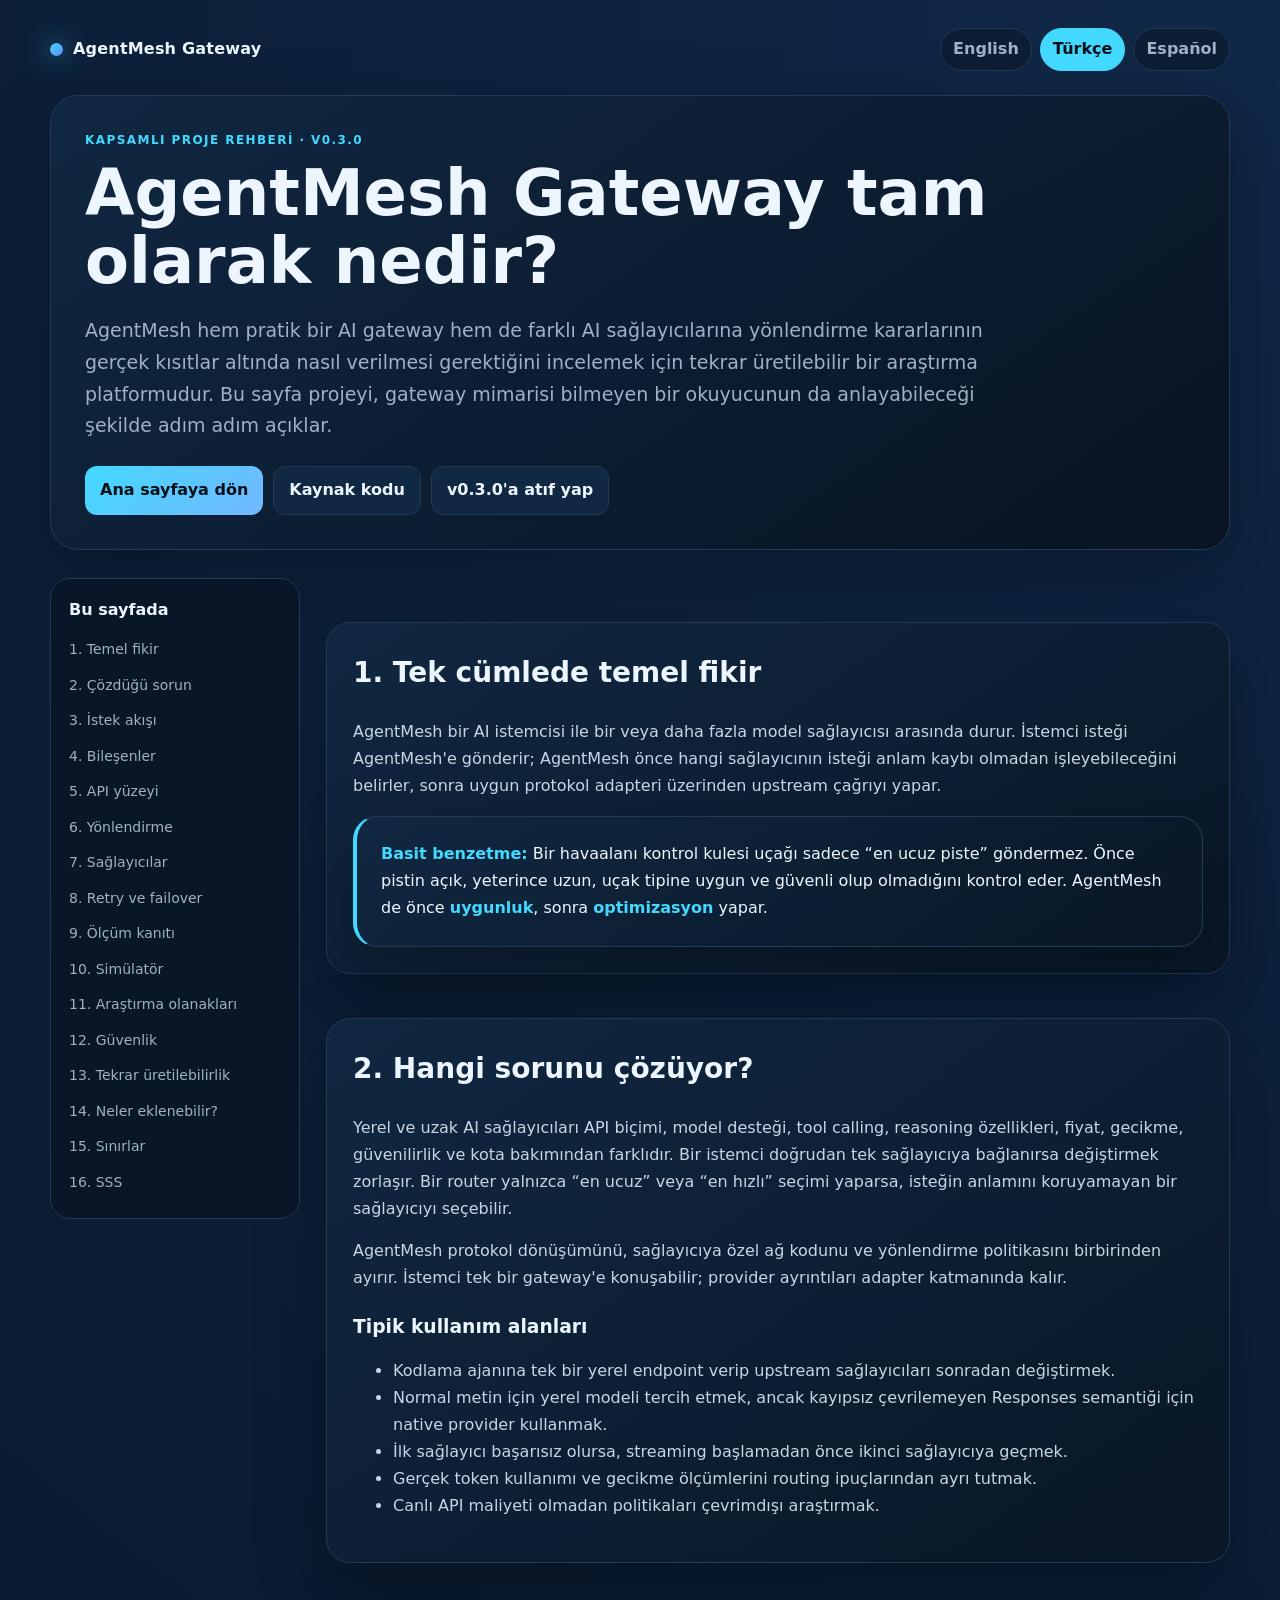
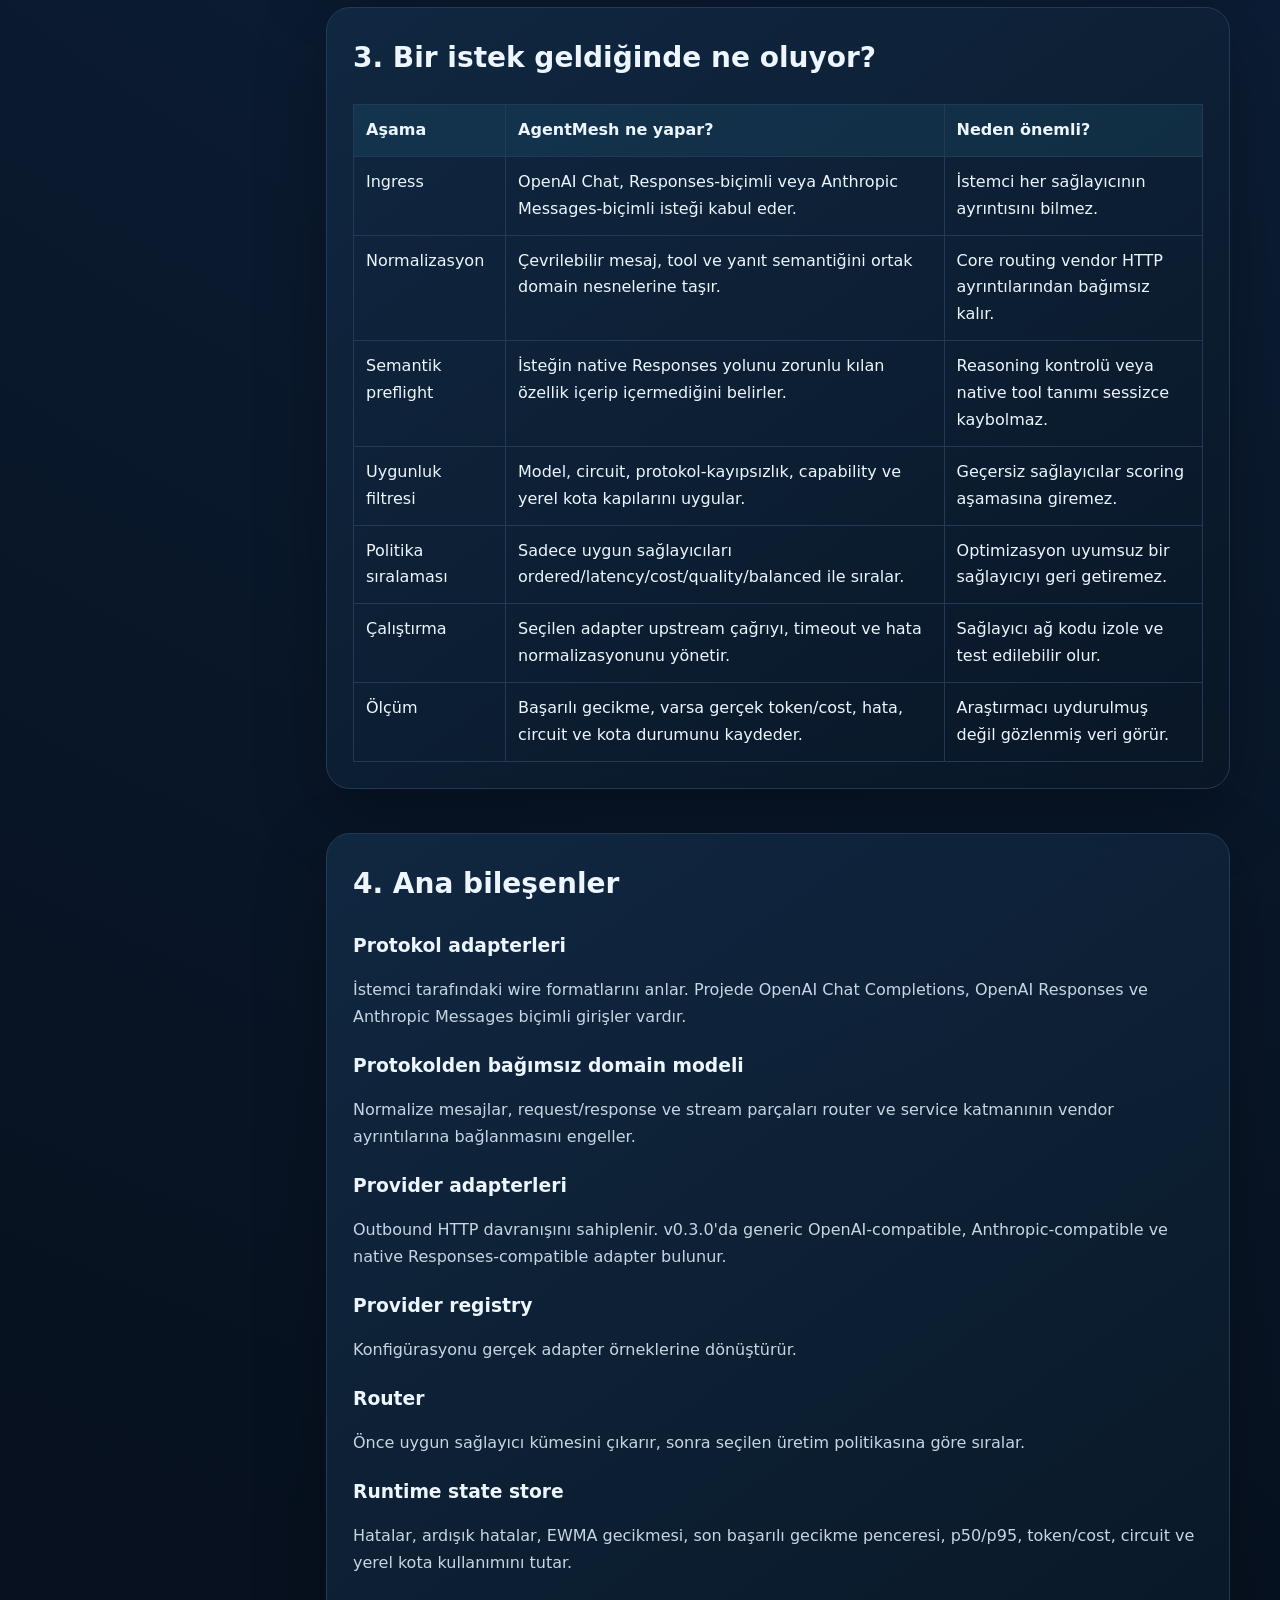
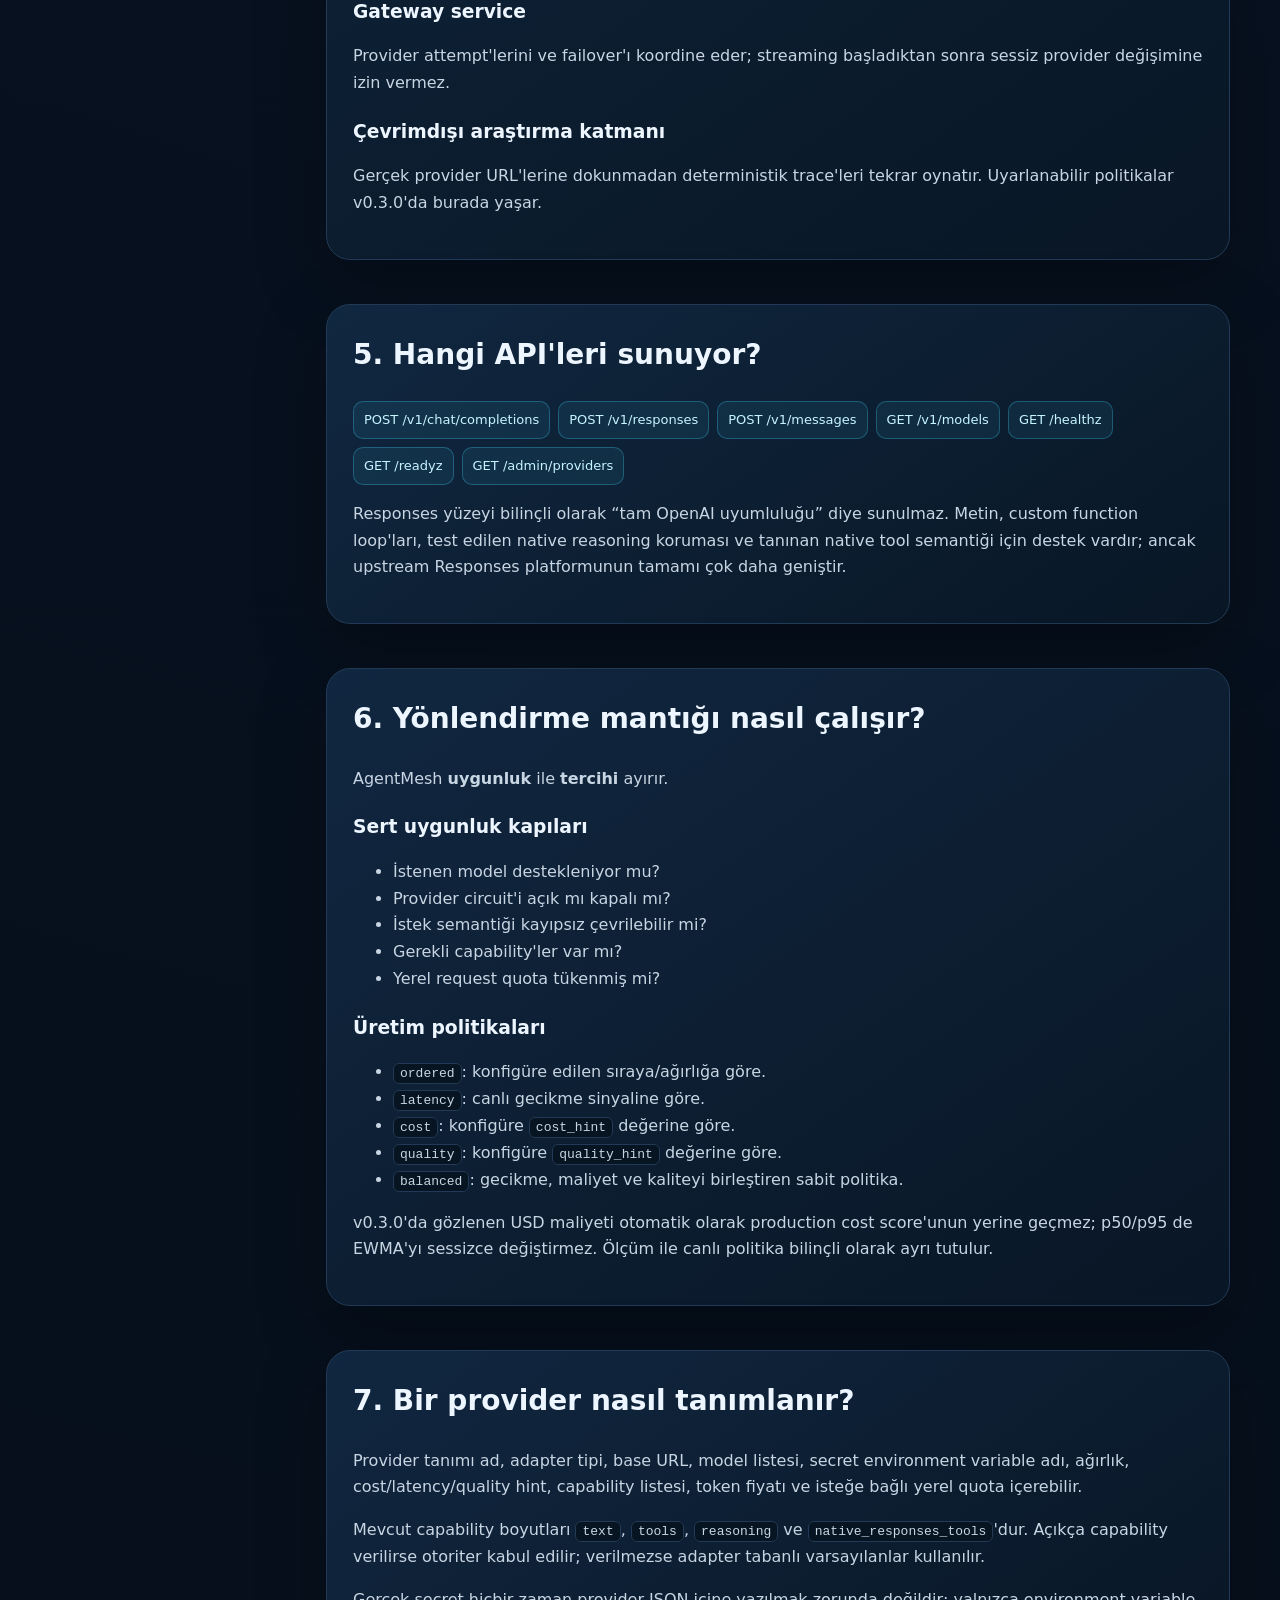
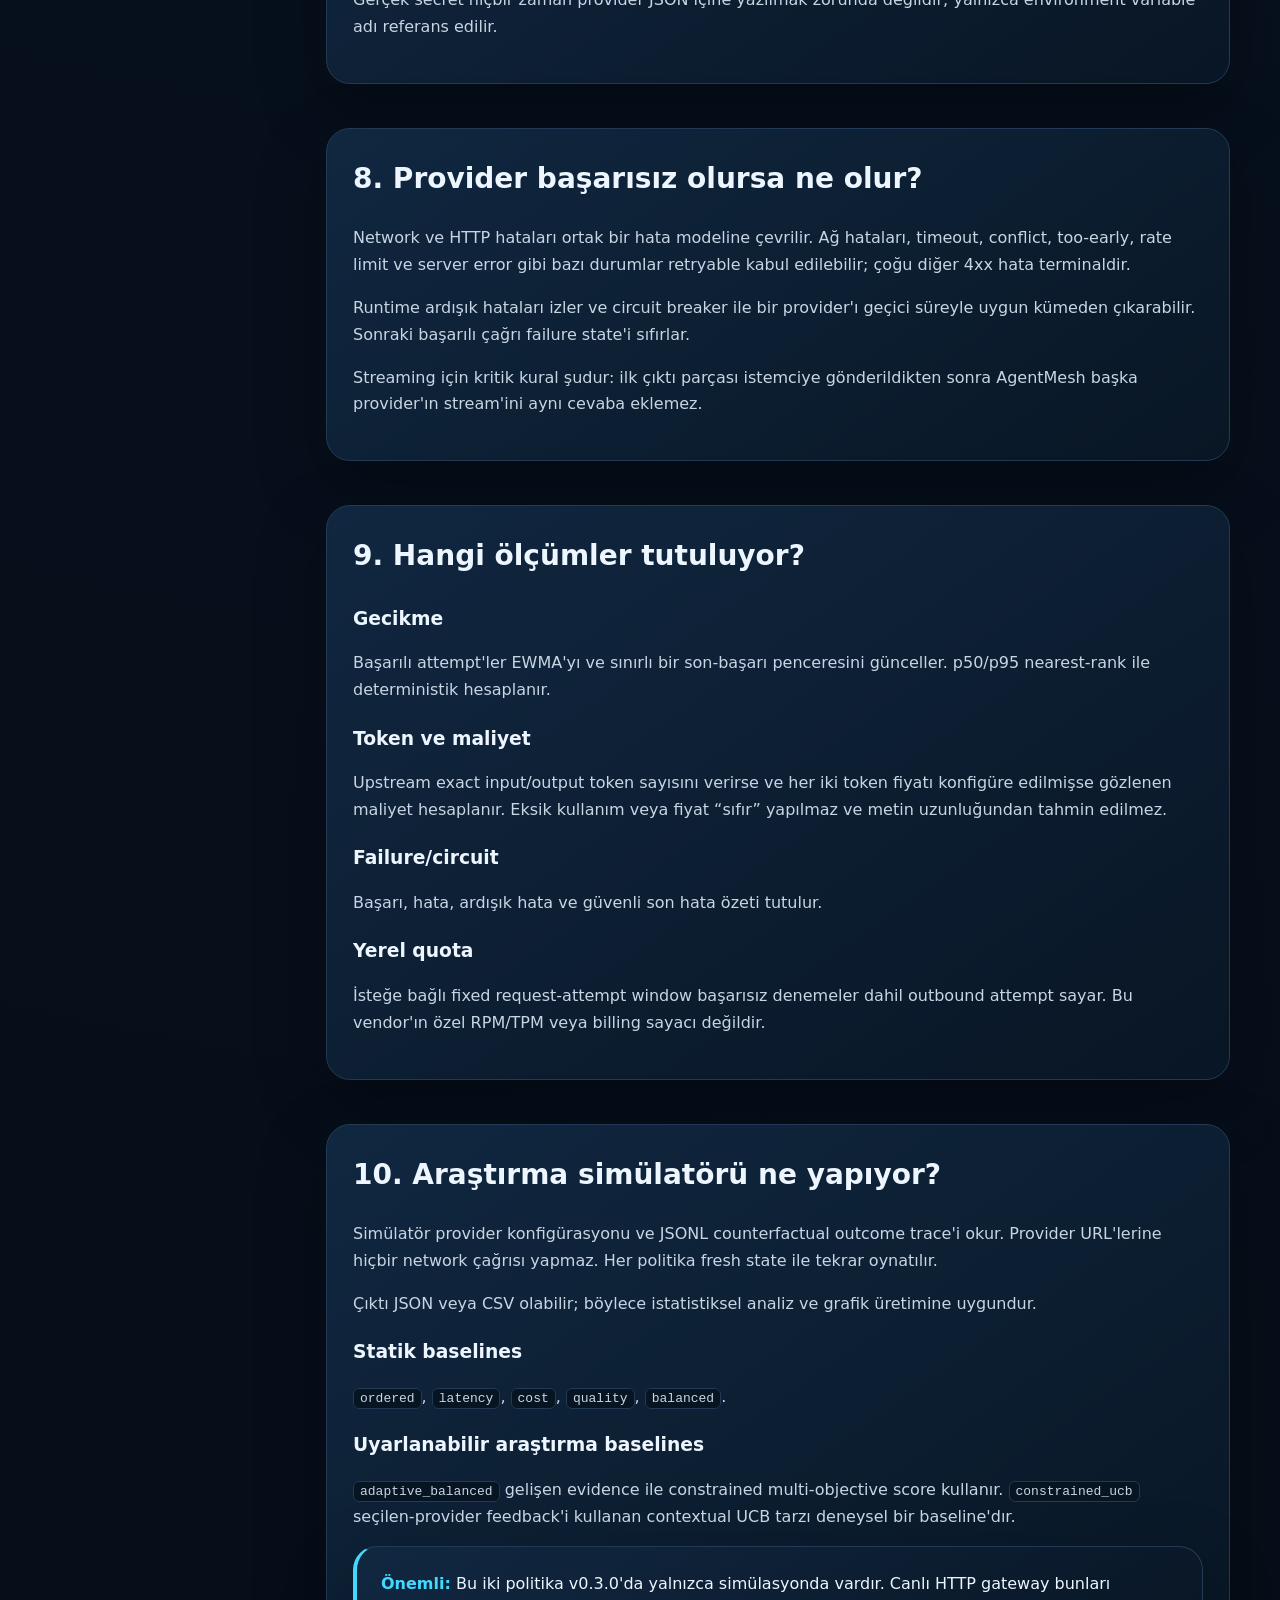
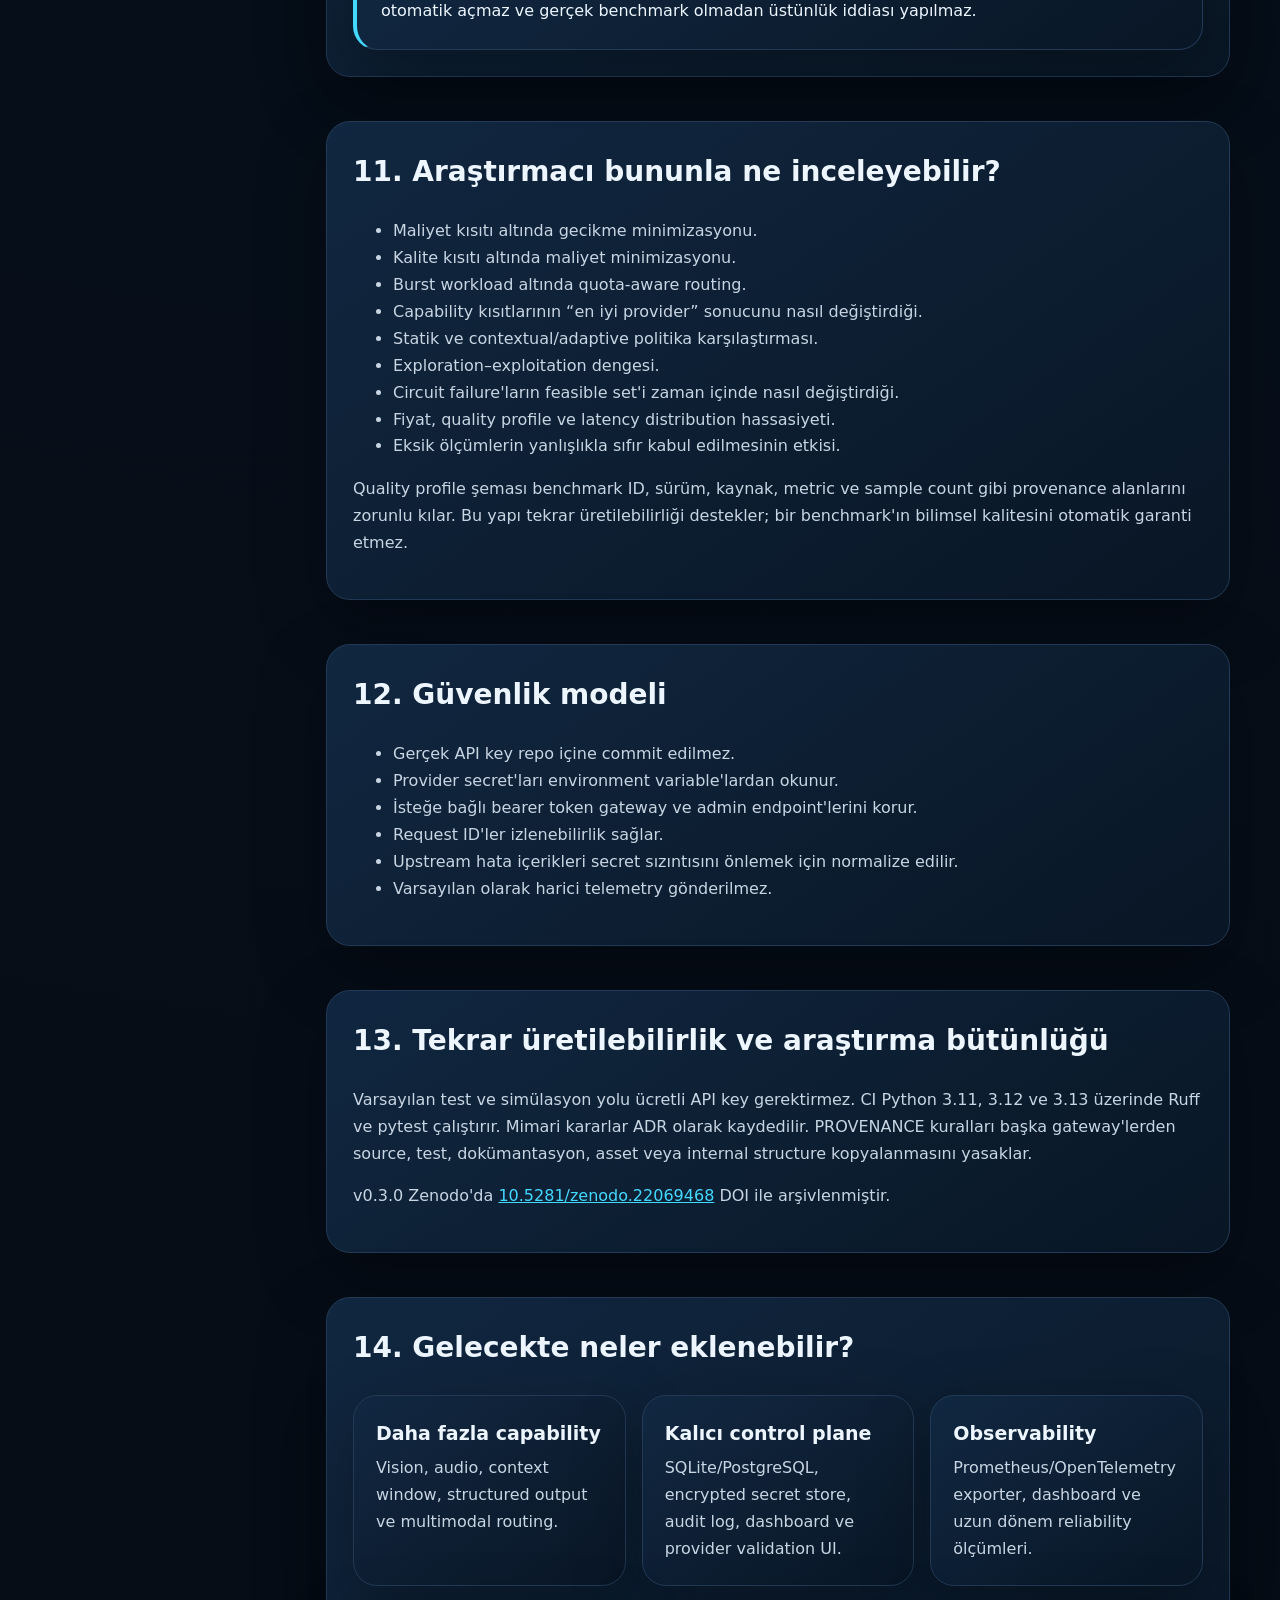
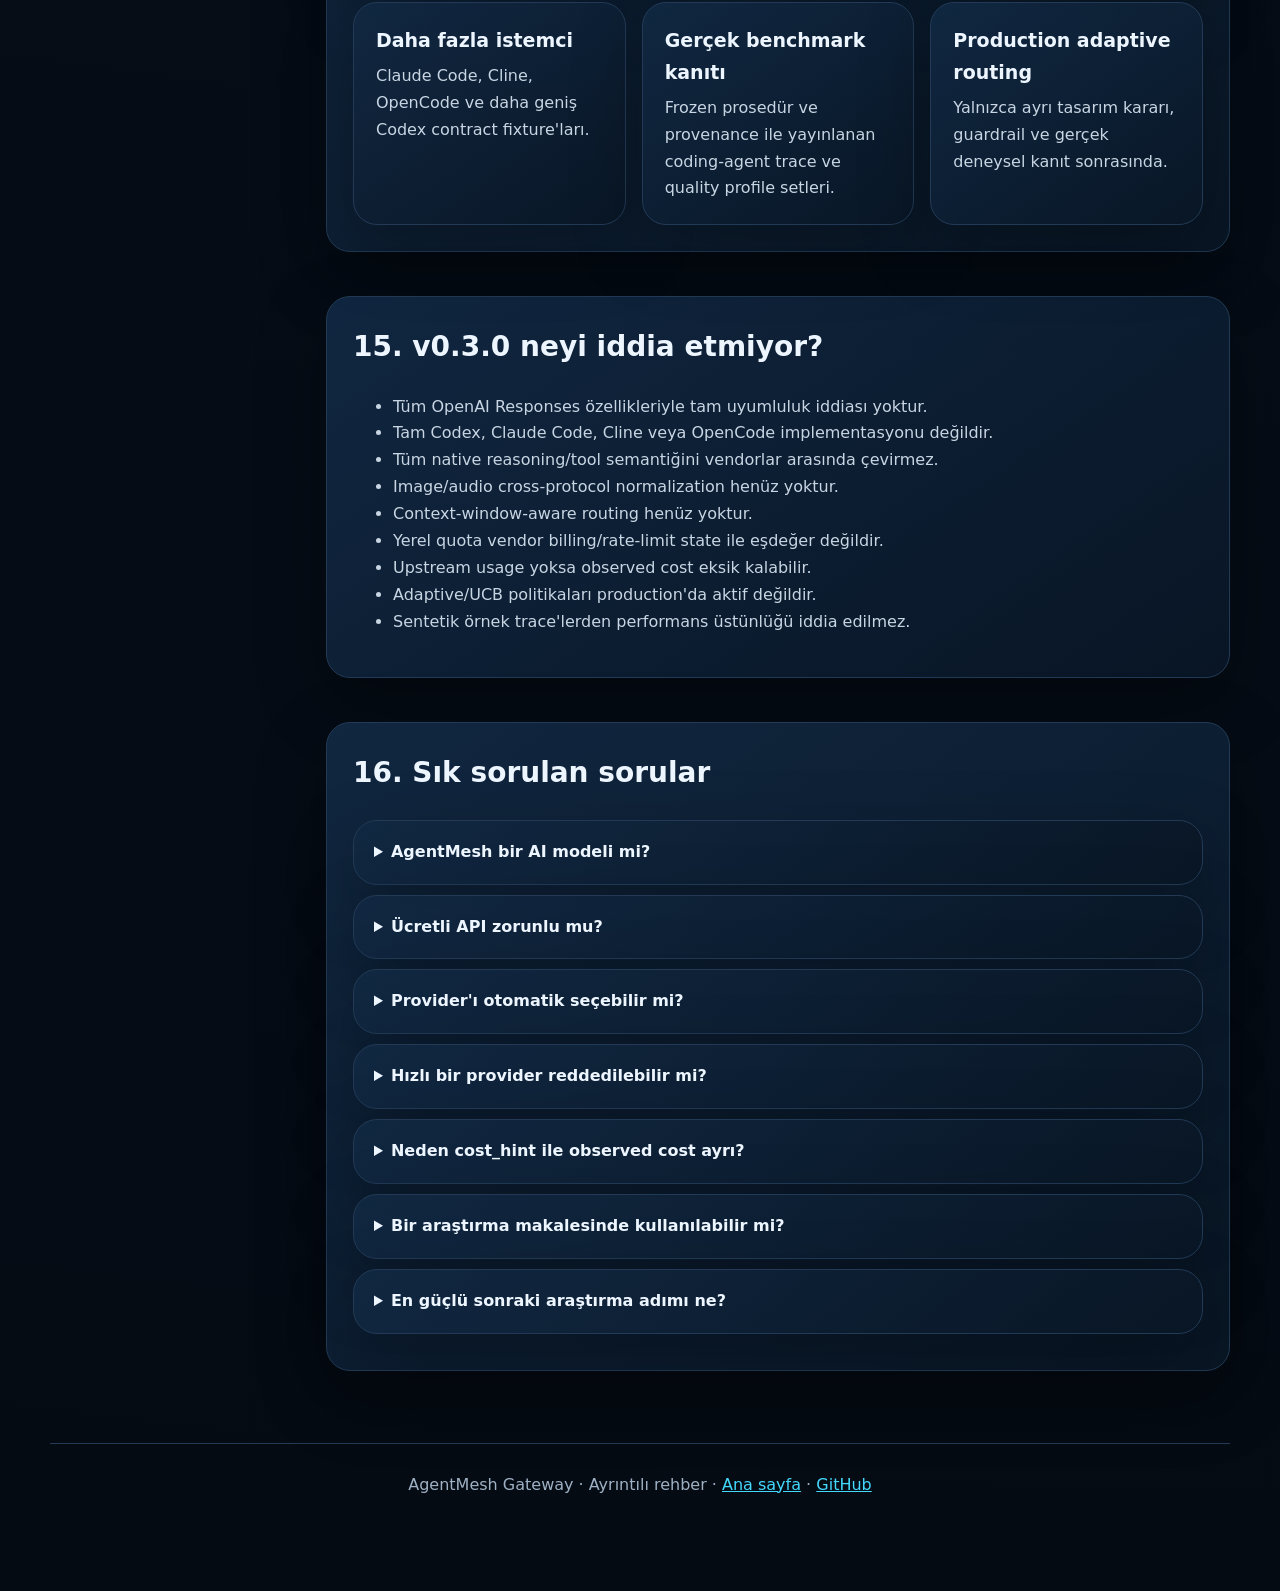
<file: docs/tr/project.html>
<!doctype html><html lang="tr"><head><meta charset="utf-8"><meta name="viewport" content="width=device-width,initial-scale=1"><title>AgentMesh Gateway Nasıl Çalışır? | Tam Proje Rehberi</title><meta name="description" content="AgentMesh Gateway'in mimarisi, API'leri, yönlendirme mantığı, sağlayıcı adapterleri, araştırma simülasyonu, ölçüm katmanı, sınırlamaları ve genişletme olanaklarını sade Türkçeyle anlatan kapsamlı rehber."><meta name="author" content="Faramarz Kowsari"><link rel="canonical" href="https://faramarzkowsari.github.io/agentmesh-gateway/tr/project.html"><link rel="alternate" hreflang="en" href="https://faramarzkowsari.github.io/agentmesh-gateway/project.html"><link rel="alternate" hreflang="tr" href="https://faramarzkowsari.github.io/agentmesh-gateway/tr/project.html"><link rel="alternate" hreflang="es" href="https://faramarzkowsari.github.io/agentmesh-gateway/es/project.html"><link rel="stylesheet" href="../assets/site.css"></head><body><main class="wrap"><div class="topbar"><a class="brand" href="./" style="text-decoration:none;color:inherit"><span class="brand-dot"></span>AgentMesh Gateway</a><nav class="lang"><a href="../project.html">English</a><a class="active" href="project.html">Türkçe</a><a href="../es/project.html">Español</a></nav></div><header class="doc-header"><div class="eyebrow">Kapsamlı proje rehberi · v0.3.0</div><h1>AgentMesh Gateway tam olarak nedir?</h1><p>AgentMesh hem pratik bir AI gateway hem de farklı AI sağlayıcılarına yönlendirme kararlarının gerçek kısıtlar altında nasıl verilmesi gerektiğini incelemek için tekrar üretilebilir bir araştırma platformudur. Bu sayfa projeyi, gateway mimarisi bilmeyen bir okuyucunun da anlayabileceği şekilde adım adım açıklar.</p><div class="actions"><a class="btn primary" href="./">Ana sayfaya dön</a><a class="btn" href="https://github.com/FaramarzKowsari/agentmesh-gateway">Kaynak kodu</a><a class="btn" href="https://doi.org/10.5281/zenodo.22069468">v0.3.0'a atıf yap</a></div></header><div class="doc-layout"><aside class="toc"><strong>Bu sayfada</strong><a href="#idea">1. Temel fikir</a><a href="#problem">2. Çözdüğü sorun</a><a href="#flow">3. İstek akışı</a><a href="#components">4. Bileşenler</a><a href="#apis">5. API yüzeyi</a><a href="#routing">6. Yönlendirme</a><a href="#providers">7. Sağlayıcılar</a><a href="#fallback">8. Retry ve failover</a><a href="#evidence">9. Ölçüm kanıtı</a><a href="#simulation">10. Simülatör</a><a href="#research">11. Araştırma olanakları</a><a href="#security">12. Güvenlik</a><a href="#repro">13. Tekrar üretilebilirlik</a><a href="#extensions">14. Neler eklenebilir?</a><a href="#limits">15. Sınırlar</a><a href="#faq">16. SSS</a></aside><div class="doc"><article><section id="idea" class="doc-card"><h2>1. Tek cümlede temel fikir</h2><p>AgentMesh bir AI istemcisi ile bir veya daha fazla model sağlayıcısı arasında durur. İstemci isteği AgentMesh'e gönderir; AgentMesh önce hangi sağlayıcının isteği anlam kaybı olmadan işleyebileceğini belirler, sonra uygun protokol adapteri üzerinden upstream çağrıyı yapar.</p><div class="callout"><strong>Basit benzetme:</strong> Bir havaalanı kontrol kulesi uçağı sadece “en ucuz piste” göndermez. Önce pistin açık, yeterince uzun, uçak tipine uygun ve güvenli olup olmadığını kontrol eder. AgentMesh de önce <strong>uygunluk</strong>, sonra <strong>optimizasyon</strong> yapar.</div></section><section id="problem" class="doc-card"><h2>2. Hangi sorunu çözüyor?</h2><p>Yerel ve uzak AI sağlayıcıları API biçimi, model desteği, tool calling, reasoning özellikleri, fiyat, gecikme, güvenilirlik ve kota bakımından farklıdır. Bir istemci doğrudan tek sağlayıcıya bağlanırsa değiştirmek zorlaşır. Bir router yalnızca “en ucuz” veya “en hızlı” seçimi yaparsa, isteğin anlamını koruyamayan bir sağlayıcıyı seçebilir.</p><p>AgentMesh protokol dönüşümünü, sağlayıcıya özel ağ kodunu ve yönlendirme politikasını birbirinden ayırır. İstemci tek bir gateway'e konuşabilir; provider ayrıntıları adapter katmanında kalır.</p><h3>Tipik kullanım alanları</h3><ul><li>Kodlama ajanına tek bir yerel endpoint verip upstream sağlayıcıları sonradan değiştirmek.</li><li>Normal metin için yerel modeli tercih etmek, ancak kayıpsız çevrilemeyen Responses semantiği için native provider kullanmak.</li><li>İlk sağlayıcı başarısız olursa, streaming başlamadan önce ikinci sağlayıcıya geçmek.</li><li>Gerçek token kullanımı ve gecikme ölçümlerini routing ipuçlarından ayrı tutmak.</li><li>Canlı API maliyeti olmadan politikaları çevrimdışı araştırmak.</li></ul></section><section id="flow" class="doc-card"><h2>3. Bir istek geldiğinde ne oluyor?</h2><table><tr><th>Aşama</th><th>AgentMesh ne yapar?</th><th>Neden önemli?</th></tr><tr><td>Ingress</td><td>OpenAI Chat, Responses-biçimli veya Anthropic Messages-biçimli isteği kabul eder.</td><td>İstemci her sağlayıcının ayrıntısını bilmez.</td></tr><tr><td>Normalizasyon</td><td>Çevrilebilir mesaj, tool ve yanıt semantiğini ortak domain nesnelerine taşır.</td><td>Core routing vendor HTTP ayrıntılarından bağımsız kalır.</td></tr><tr><td>Semantik preflight</td><td>İsteğin native Responses yolunu zorunlu kılan özellik içerip içermediğini belirler.</td><td>Reasoning kontrolü veya native tool tanımı sessizce kaybolmaz.</td></tr><tr><td>Uygunluk filtresi</td><td>Model, circuit, protokol-kayıpsızlık, capability ve yerel kota kapılarını uygular.</td><td>Geçersiz sağlayıcılar scoring aşamasına giremez.</td></tr><tr><td>Politika sıralaması</td><td>Sadece uygun sağlayıcıları ordered/latency/cost/quality/balanced ile sıralar.</td><td>Optimizasyon uyumsuz bir sağlayıcıyı geri getiremez.</td></tr><tr><td>Çalıştırma</td><td>Seçilen adapter upstream çağrıyı, timeout ve hata normalizasyonunu yönetir.</td><td>Sağlayıcı ağ kodu izole ve test edilebilir olur.</td></tr><tr><td>Ölçüm</td><td>Başarılı gecikme, varsa gerçek token/cost, hata, circuit ve kota durumunu kaydeder.</td><td>Araştırmacı uydurulmuş değil gözlenmiş veri görür.</td></tr></table></section><section id="components" class="doc-card"><h2>4. Ana bileşenler</h2><h3>Protokol adapterleri</h3><p>İstemci tarafındaki wire formatlarını anlar. Projede OpenAI Chat Completions, OpenAI Responses ve Anthropic Messages biçimli girişler vardır.</p><h3>Protokolden bağımsız domain modeli</h3><p>Normalize mesajlar, request/response ve stream parçaları router ve service katmanının vendor ayrıntılarına bağlanmasını engeller.</p><h3>Provider adapterleri</h3><p>Outbound HTTP davranışını sahiplenir. v0.3.0'da generic OpenAI-compatible, Anthropic-compatible ve native Responses-compatible adapter bulunur.</p><h3>Provider registry</h3><p>Konfigürasyonu gerçek adapter örneklerine dönüştürür.</p><h3>Router</h3><p>Önce uygun sağlayıcı kümesini çıkarır, sonra seçilen üretim politikasına göre sıralar.</p><h3>Runtime state store</h3><p>Hatalar, ardışık hatalar, EWMA gecikmesi, son başarılı gecikme penceresi, p50/p95, token/cost, circuit ve yerel kota kullanımını tutar.</p><h3>Gateway service</h3><p>Provider attempt'lerini ve failover'ı koordine eder; streaming başladıktan sonra sessiz provider değişimine izin vermez.</p><h3>Çevrimdışı araştırma katmanı</h3><p>Gerçek provider URL'lerine dokunmadan deterministik trace'leri tekrar oynatır. Uyarlanabilir politikalar v0.3.0'da burada yaşar.</p></section><section id="apis" class="doc-card"><h2>5. Hangi API'leri sunuyor?</h2><div class="badge-row"><span class="badge">POST /v1/chat/completions</span><span class="badge">POST /v1/responses</span><span class="badge">POST /v1/messages</span><span class="badge">GET /v1/models</span><span class="badge">GET /healthz</span><span class="badge">GET /readyz</span><span class="badge">GET /admin/providers</span></div><p>Responses yüzeyi bilinçli olarak “tam OpenAI uyumluluğu” diye sunulmaz. Metin, custom function loop'ları, test edilen native reasoning koruması ve tanınan native tool semantiği için destek vardır; ancak upstream Responses platformunun tamamı çok daha geniştir.</p></section><section id="routing" class="doc-card"><h2>6. Yönlendirme mantığı nasıl çalışır?</h2><p>AgentMesh <strong>uygunluk</strong> ile <strong>tercihi</strong> ayırır.</p><h3>Sert uygunluk kapıları</h3><ul><li>İstenen model destekleniyor mu?</li><li>Provider circuit'i açık mı kapalı mı?</li><li>İstek semantiği kayıpsız çevrilebilir mi?</li><li>Gerekli capability'ler var mı?</li><li>Yerel request quota tükenmiş mi?</li></ul><h3>Üretim politikaları</h3><ul><li><code>ordered</code>: konfigüre edilen sıraya/ağırlığa göre.</li><li><code>latency</code>: canlı gecikme sinyaline göre.</li><li><code>cost</code>: konfigüre <code>cost_hint</code> değerine göre.</li><li><code>quality</code>: konfigüre <code>quality_hint</code> değerine göre.</li><li><code>balanced</code>: gecikme, maliyet ve kaliteyi birleştiren sabit politika.</li></ul><p>v0.3.0'da gözlenen USD maliyeti otomatik olarak production cost score'unun yerine geçmez; p50/p95 de EWMA'yı sessizce değiştirmez. Ölçüm ile canlı politika bilinçli olarak ayrı tutulur.</p></section><section id="providers" class="doc-card"><h2>7. Bir provider nasıl tanımlanır?</h2><p>Provider tanımı ad, adapter tipi, base URL, model listesi, secret environment variable adı, ağırlık, cost/latency/quality hint, capability listesi, token fiyatı ve isteğe bağlı yerel quota içerebilir.</p><p>Mevcut capability boyutları <code>text</code>, <code>tools</code>, <code>reasoning</code> ve <code>native_responses_tools</code>'dur. Açıkça capability verilirse otoriter kabul edilir; verilmezse adapter tabanlı varsayılanlar kullanılır.</p><p>Gerçek secret hiçbir zaman provider JSON içine yazılmak zorunda değildir; yalnızca environment variable adı referans edilir.</p></section><section id="fallback" class="doc-card"><h2>8. Provider başarısız olursa ne olur?</h2><p>Network ve HTTP hataları ortak bir hata modeline çevrilir. Ağ hataları, timeout, conflict, too-early, rate limit ve server error gibi bazı durumlar retryable kabul edilebilir; çoğu diğer 4xx hata terminaldir.</p><p>Runtime ardışık hataları izler ve circuit breaker ile bir provider'ı geçici süreyle uygun kümeden çıkarabilir. Sonraki başarılı çağrı failure state'i sıfırlar.</p><p>Streaming için kritik kural şudur: ilk çıktı parçası istemciye gönderildikten sonra AgentMesh başka provider'ın stream'ini aynı cevaba eklemez.</p></section><section id="evidence" class="doc-card"><h2>9. Hangi ölçümler tutuluyor?</h2><h3>Gecikme</h3><p>Başarılı attempt'ler EWMA'yı ve sınırlı bir son-başarı penceresini günceller. p50/p95 nearest-rank ile deterministik hesaplanır.</p><h3>Token ve maliyet</h3><p>Upstream exact input/output token sayısını verirse ve her iki token fiyatı konfigüre edilmişse gözlenen maliyet hesaplanır. Eksik kullanım veya fiyat “sıfır” yapılmaz ve metin uzunluğundan tahmin edilmez.</p><h3>Failure/circuit</h3><p>Başarı, hata, ardışık hata ve güvenli son hata özeti tutulur.</p><h3>Yerel quota</h3><p>İsteğe bağlı fixed request-attempt window başarısız denemeler dahil outbound attempt sayar. Bu vendor'ın özel RPM/TPM veya billing sayacı değildir.</p></section><section id="simulation" class="doc-card"><h2>10. Araştırma simülatörü ne yapıyor?</h2><p>Simülatör provider konfigürasyonu ve JSONL counterfactual outcome trace'i okur. Provider URL'lerine hiçbir network çağrısı yapmaz. Her politika fresh state ile tekrar oynatılır.</p><p>Çıktı JSON veya CSV olabilir; böylece istatistiksel analiz ve grafik üretimine uygundur.</p><h3>Statik baselines</h3><p><code>ordered</code>, <code>latency</code>, <code>cost</code>, <code>quality</code>, <code>balanced</code>.</p><h3>Uyarlanabilir araştırma baselines</h3><p><code>adaptive_balanced</code> gelişen evidence ile constrained multi-objective score kullanır. <code>constrained_ucb</code> seçilen-provider feedback'i kullanan contextual UCB tarzı deneysel bir baseline'dır.</p><div class="callout"><strong>Önemli:</strong> Bu iki politika v0.3.0'da yalnızca simülasyonda vardır. Canlı HTTP gateway bunları otomatik açmaz ve gerçek benchmark olmadan üstünlük iddiası yapılmaz.</div></section><section id="research" class="doc-card"><h2>11. Araştırmacı bununla ne inceleyebilir?</h2><ul><li>Maliyet kısıtı altında gecikme minimizasyonu.</li><li>Kalite kısıtı altında maliyet minimizasyonu.</li><li>Burst workload altında quota-aware routing.</li><li>Capability kısıtlarının “en iyi provider” sonucunu nasıl değiştirdiği.</li><li>Statik ve contextual/adaptive politika karşılaştırması.</li><li>Exploration–exploitation dengesi.</li><li>Circuit failure'ların feasible set'i zaman içinde nasıl değiştirdiği.</li><li>Fiyat, quality profile ve latency distribution hassasiyeti.</li><li>Eksik ölçümlerin yanlışlıkla sıfır kabul edilmesinin etkisi.</li></ul><p>Quality profile şeması benchmark ID, sürüm, kaynak, metric ve sample count gibi provenance alanlarını zorunlu kılar. Bu yapı tekrar üretilebilirliği destekler; bir benchmark'ın bilimsel kalitesini otomatik garanti etmez.</p></section><section id="security" class="doc-card"><h2>12. Güvenlik modeli</h2><ul><li>Gerçek API key repo içine commit edilmez.</li><li>Provider secret'ları environment variable'lardan okunur.</li><li>İsteğe bağlı bearer token gateway ve admin endpoint'lerini korur.</li><li>Request ID'ler izlenebilirlik sağlar.</li><li>Upstream hata içerikleri secret sızıntısını önlemek için normalize edilir.</li><li>Varsayılan olarak harici telemetry gönderilmez.</li></ul></section><section id="repro" class="doc-card"><h2>13. Tekrar üretilebilirlik ve araştırma bütünlüğü</h2><p>Varsayılan test ve simülasyon yolu ücretli API key gerektirmez. CI Python 3.11, 3.12 ve 3.13 üzerinde Ruff ve pytest çalıştırır. Mimari kararlar ADR olarak kaydedilir. PROVENANCE kuralları başka gateway'lerden source, test, dokümantasyon, asset veya internal structure kopyalanmasını yasaklar.</p><p>v0.3.0 Zenodo'da <a href="https://doi.org/10.5281/zenodo.22069468">10.5281/zenodo.22069468</a> DOI ile arşivlenmiştir.</p></section><section id="extensions" class="doc-card"><h2>14. Gelecekte neler eklenebilir?</h2><div class="grid"><div class="card"><h3>Daha fazla capability</h3><p>Vision, audio, context window, structured output ve multimodal routing.</p></div><div class="card"><h3>Kalıcı control plane</h3><p>SQLite/PostgreSQL, encrypted secret store, audit log, dashboard ve provider validation UI.</p></div><div class="card"><h3>Observability</h3><p>Prometheus/OpenTelemetry exporter, dashboard ve uzun dönem reliability ölçümleri.</p></div><div class="card"><h3>Daha fazla istemci</h3><p>Claude Code, Cline, OpenCode ve daha geniş Codex contract fixture'ları.</p></div><div class="card"><h3>Gerçek benchmark kanıtı</h3><p>Frozen prosedür ve provenance ile yayınlanan coding-agent trace ve quality profile setleri.</p></div><div class="card"><h3>Production adaptive routing</h3><p>Yalnızca ayrı tasarım kararı, guardrail ve gerçek deneysel kanıt sonrasında.</p></div></div></section><section id="limits" class="doc-card"><h2>15. v0.3.0 neyi iddia etmiyor?</h2><ul><li>Tüm OpenAI Responses özellikleriyle tam uyumluluk iddiası yoktur.</li><li>Tam Codex, Claude Code, Cline veya OpenCode implementasyonu değildir.</li><li>Tüm native reasoning/tool semantiğini vendorlar arasında çevirmez.</li><li>Image/audio cross-protocol normalization henüz yoktur.</li><li>Context-window-aware routing henüz yoktur.</li><li>Yerel quota vendor billing/rate-limit state ile eşdeğer değildir.</li><li>Upstream usage yoksa observed cost eksik kalabilir.</li><li>Adaptive/UCB politikaları production'da aktif değildir.</li><li>Sentetik örnek trace'lerden performans üstünlüğü iddia edilmez.</li></ul></section><section id="faq" class="doc-card faq"><h2>16. Sık sorulan sorular</h2><details><summary>AgentMesh bir AI modeli mi?</summary><p>Hayır. İstemciler ile modeller/sağlayıcılar arasında duran altyapıdır; foundation model eğitmez.</p></details><details><summary>Ücretli API zorunlu mu?</summary><p>Hayır. Varsayılan geliştirme, test ve simülasyon yolunda gerekli değildir. Varsayılan provider yerel Ollama OpenAI-compatible endpoint'idir.</p></details><details><summary>Provider'ı otomatik seçebilir mi?</summary><p>Evet. Ama seçim önce hard feasibility filtrelerinden geçer, sonra production policy sıralama yapar.</p></details><details><summary>Hızlı bir provider reddedilebilir mi?</summary><p>Evet. Capability yoksa, circuit açıksa, semantiği kayıpsız koruyamıyorsa veya yerel kotası tükenmişse hızlı olması önemli değildir.</p></details><details><summary>Neden cost_hint ile observed cost ayrı?</summary><p>Çünkü biri production tercihi, diğeri measurement evidence'dır. Ölçüm eklendi diye canlı politika sessizce değiştirilmez.</p></details><details><summary>Bir araştırma makalesinde kullanılabilir mi?</summary><p>Evet. Ancak gerçek dataset/trace, frozen benchmark prosedürü ve analiz planı tanımlamak gerekir. Repo tek başına adaptive policy üstünlüğünü kanıtlamaz.</p></details><details><summary>En güçlü sonraki araştırma adımı ne?</summary><p>Gerçek coding-agent workload'larından sürümlü ve provenance'lı provider outcome benchmark'ı üretip constrained routing politikalarını önceden tanımlı kurallarla karşılaştırmaktır.</p></details></section></article></div></div><footer class="footer">AgentMesh Gateway · Ayrıntılı rehber · <a href="./">Ana sayfa</a> · <a href="https://github.com/FaramarzKowsari/agentmesh-gateway">GitHub</a></footer></main></body></html>
</file>
<file: docs/assets/site.css>
:root{--bg:#07111f;--panel:#0d1d31;--panel2:#10263f;--line:#223a55;--text:#edf6ff;--muted:#9fb1c5;--cyan:#43d9ff;--blue:#5b8cff;--green:#55e7a3;--orange:#ffb45c;--shadow:0 24px 70px rgba(0,0,0,.28)}*{box-sizing:border-box}html{scroll-behavior:smooth}body{margin:0;background:radial-gradient(circle at top right,#102848 0,#07111f 34%,#050b13 100%);color:var(--text);font-family:Inter,ui-sans-serif,system-ui,-apple-system,BlinkMacSystemFont,"Segoe UI",sans-serif;line-height:1.68}a{color:var(--cyan)}img{max-width:100%}.wrap{width:min(1180px,calc(100% - 34px));margin:auto;padding:28px 0 64px}.topbar{display:flex;align-items:center;justify-content:space-between;gap:18px;margin-bottom:24px}.brand{display:flex;align-items:center;gap:10px;font-weight:850;letter-spacing:.2px}.brand-dot{width:13px;height:13px;border-radius:50%;background:linear-gradient(135deg,var(--cyan),var(--blue));box-shadow:0 0 26px rgba(67,217,255,.8)}.lang{display:flex;gap:8px;flex-wrap:wrap}.lang a{padding:7px 12px;border:1px solid var(--line);border-radius:999px;text-decoration:none;color:var(--muted);font-weight:700;background:rgba(12,27,45,.72)}.lang a.active{background:var(--cyan);color:#04101a;border-color:var(--cyan)}.hero-image{border:1px solid var(--line);border-radius:28px;overflow:hidden;background:var(--panel);box-shadow:var(--shadow);margin-bottom:30px}.hero-image img{display:block;width:100%;height:auto}.hero-grid{display:grid;grid-template-columns:minmax(0,1.7fr) minmax(280px,.72fr);gap:22px;align-items:stretch}.hero,.profile,.card,.doc-card,.faq details,.callout{border:1px solid var(--line);background:linear-gradient(145deg,rgba(17,40,66,.96),rgba(9,22,37,.96));border-radius:24px;box-shadow:var(--shadow)}.hero{padding:34px}.eyebrow{color:var(--cyan);font-weight:850;text-transform:uppercase;letter-spacing:.12em;font-size:12px}.hero h1{font-size:clamp(38px,6vw,72px);line-height:1.03;margin:12px 0 18px;letter-spacing:-.04em}.hero .lead{font-size:19px;color:var(--muted);max-width:820px}.tags{display:flex;gap:9px;flex-wrap:wrap;margin:22px 0}.tag{border:1px solid var(--line);border-radius:999px;padding:7px 11px;color:#cfe7ff;background:rgba(5,14,24,.56);font-size:14px}.actions{display:flex;flex-wrap:wrap;gap:10px;margin-top:24px}.btn{display:inline-flex;align-items:center;justify-content:center;padding:10px 15px;border-radius:12px;text-decoration:none;font-weight:800;border:1px solid var(--line);background:#102841;color:var(--text)}.btn.primary{background:linear-gradient(135deg,var(--cyan),#72b7ff);color:#04101a;border:0}.btn.secondary{background:rgba(8,20,34,.75)}.profile{padding:24px;text-align:center}.profile img{width:152px;height:152px;border-radius:50%;object-fit:cover;border:3px solid rgba(67,217,255,.75);box-shadow:0 16px 50px rgba(0,0,0,.32)}.profile h2{margin:14px 0 2px;font-size:24px}.profile .role{color:var(--muted);margin:0 0 14px}.profile p{font-size:14px}.profile-links{display:grid;gap:8px;margin-top:16px}.profile-links a{text-decoration:none;border:1px solid var(--line);border-radius:12px;padding:8px;background:rgba(6,17,29,.62)}section{margin-top:44px}.section-title{display:flex;align-items:end;justify-content:space-between;gap:20px;margin-bottom:18px}.section-title h2{font-size:clamp(28px,4vw,42px);line-height:1.1;margin:0}.section-title p{color:var(--muted);max-width:650px;margin:0}.grid{display:grid;grid-template-columns:repeat(3,1fr);gap:16px}.card{padding:22px}.card h3{margin:0 0 8px;font-size:19px}.card strong.metric{display:block;font-size:30px;color:var(--cyan);margin:7px 0}.card p{margin:0;color:var(--muted)}.flow{display:grid;grid-template-columns:repeat(6,1fr);gap:10px}.flow .step{min-height:128px;padding:15px;border:1px solid var(--line);border-radius:18px;background:rgba(10,29,48,.84)}.flow .n{display:inline-flex;width:28px;height:28px;border-radius:50%;align-items:center;justify-content:center;background:var(--cyan);color:#05111b;font-weight:900}.flow h3{font-size:15px;margin:10px 0 6px}.flow p{font-size:13px;color:var(--muted);margin:0}.callout{padding:24px;border-left:4px solid var(--cyan)}.callout strong{color:var(--cyan)}.author{display:grid;grid-template-columns:160px 1fr;gap:24px;align-items:start}.author img{width:160px;height:160px;border-radius:24px;object-fit:cover;border:1px solid var(--line)}.author h2{margin-top:0}.author p{color:var(--muted)}.official{display:flex;flex-wrap:wrap;gap:9px}.official a{border:1px solid var(--line);border-radius:999px;padding:7px 12px;text-decoration:none}.footer{margin-top:54px;padding:28px 0;border-top:1px solid var(--line);color:var(--muted);text-align:center}.doc-header{padding:34px;border:1px solid var(--line);border-radius:28px;background:linear-gradient(145deg,rgba(17,40,66,.97),rgba(8,19,33,.97));box-shadow:var(--shadow)}.doc-header h1{font-size:clamp(36px,6vw,64px);line-height:1.06;margin:10px 0}.doc-header p{font-size:19px;color:var(--muted);max-width:900px}.doc-layout{display:grid;grid-template-columns:250px minmax(0,1fr);gap:26px;margin-top:28px}.toc{position:sticky;top:18px;align-self:start;border:1px solid var(--line);border-radius:20px;padding:18px;background:rgba(9,23,39,.94)}.toc strong{display:block;margin-bottom:8px}.toc a{display:block;padding:6px 0;color:var(--muted);text-decoration:none;font-size:14px}.toc a:hover{color:var(--cyan)}.doc article{min-width:0}.doc-card{padding:26px;margin-bottom:18px}.doc-card h2{font-size:28px;margin-top:0}.doc-card h3{margin-bottom:6px}.doc-card p,.doc-card li{color:#c8d5e3}.doc-card table{width:100%;border-collapse:collapse;margin-top:15px}.doc-card th,.doc-card td{padding:12px;border:1px solid var(--line);text-align:left;vertical-align:top}.doc-card th{background:rgba(67,217,255,.08)}code{background:#071421;border:1px solid var(--line);padding:2px 6px;border-radius:6px}.code{overflow:auto;background:#050c14;border:1px solid var(--line);border-radius:16px;padding:16px;color:#d8ecff}.faq details{padding:18px 20px;margin-bottom:10px}.faq summary{cursor:pointer;font-weight:800}.faq details p{color:var(--muted)}.badge-row{display:flex;flex-wrap:wrap;gap:8px}.badge{display:inline-flex;padding:7px 10px;border-radius:10px;background:rgba(67,217,255,.08);border:1px solid rgba(67,217,255,.28);color:#c6f4ff;font-size:13px}.muted{color:var(--muted)}@media(max-width:980px){.hero-grid,.doc-layout{grid-template-columns:1fr}.toc{position:relative;top:0}.flow{grid-template-columns:repeat(3,1fr)}.grid{grid-template-columns:1fr 1fr}}@media(max-width:680px){.wrap{width:min(100% - 22px,1180px);padding-top:16px}.topbar{align-items:flex-start;flex-direction:column}.hero{padding:24px}.profile{padding:20px}.grid,.flow,.author{grid-template-columns:1fr}.author img{width:120px;height:120px}.section-title{align-items:flex-start;flex-direction:column}.doc-header{padding:24px}.doc-card{padding:20px}}.story-section{scroll-margin-top:20px}.story-panel{margin-bottom:18px;padding:26px;border:1px solid rgba(67,217,255,.36);border-radius:24px;background:linear-gradient(135deg,rgba(67,217,255,.10),rgba(91,140,255,.08));box-shadow:var(--shadow)}.story-panel h3{font-size:clamp(24px,3.4vw,38px);line-height:1.15;margin:8px 0 12px}.story-panel p{margin:0;color:#c9d9e8}.story-kicker{font-size:12px;font-weight:900;letter-spacing:.14em;color:var(--cyan)}.timeline{display:grid;grid-template-columns:repeat(4,1fr);gap:14px}.timeline-item,.status-card,.future-card{border:1px solid var(--line);border-radius:20px;background:linear-gradient(145deg,rgba(17,40,66,.92),rgba(8,19,33,.94));padding:20px}.timeline-badge{display:inline-flex;padding:5px 9px;border-radius:999px;background:rgba(67,217,255,.13);border:1px solid rgba(67,217,255,.38);color:var(--cyan);font-size:12px;font-weight:900}.timeline-item h3,.status-card h3,.future-card h3{margin:12px 0 8px}.timeline-item p,.status-card p,.future-card p{color:var(--muted);margin:0}.timeline-item .story-why{margin-top:12px;color:#d8e8f7}.status-grid{display:grid;grid-template-columns:repeat(3,1fr);gap:14px;margin-top:16px}.future-title{margin-top:28px}.future-grid{display:grid;grid-template-columns:repeat(3,1fr);gap:14px}.story-actions{display:flex;flex-wrap:wrap;gap:10px;margin-top:22px}@media(max-width:980px){.timeline{grid-template-columns:1fr 1fr}.status-grid,.future-grid{grid-template-columns:1fr 1fr}}@media(max-width:680px){.timeline,.status-grid,.future-grid{grid-template-columns:1fr}.story-panel,.timeline-item,.status-card,.future-card{padding:18px}}
</file>
